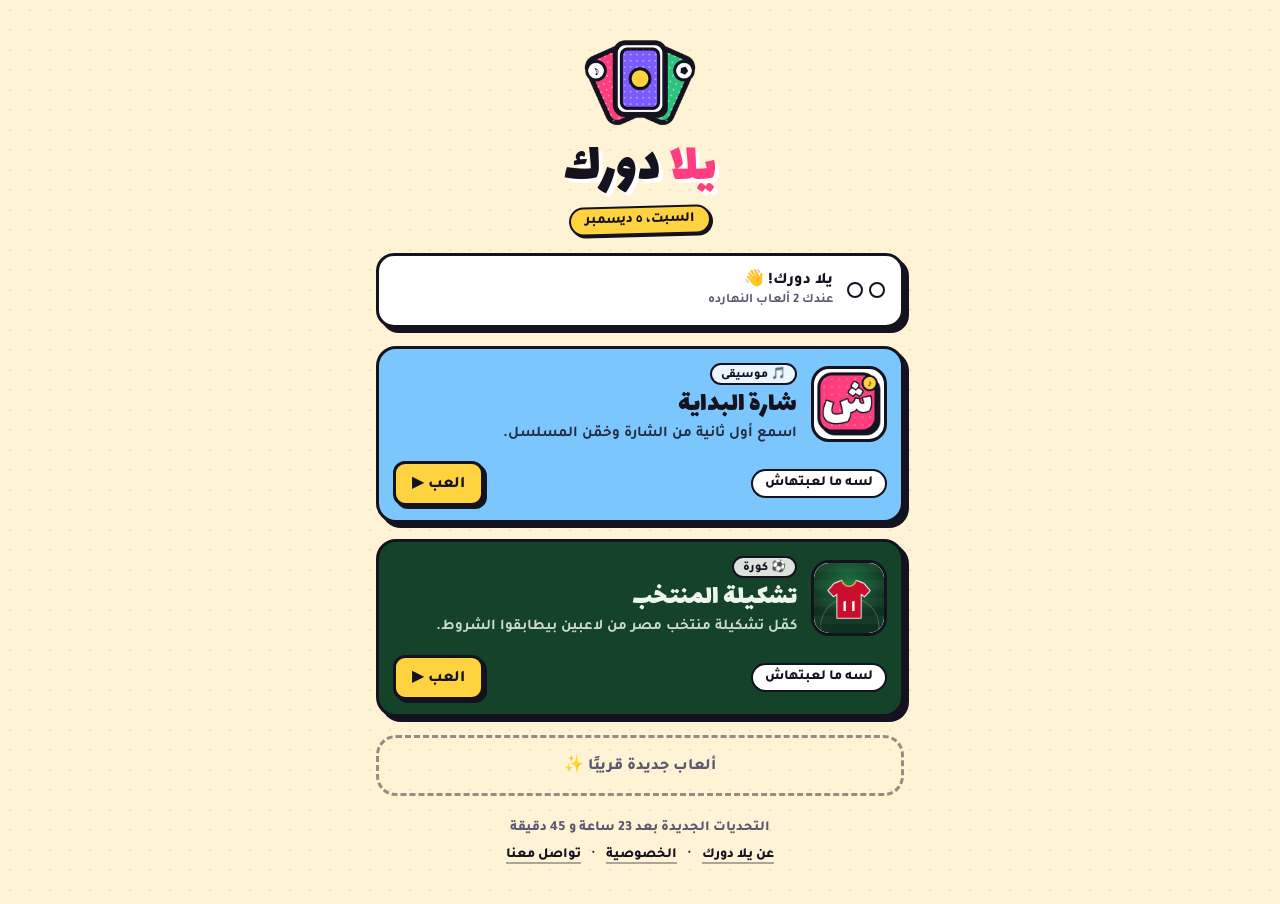
<file: index.html>
<!doctype html>
<html lang="ar" dir="rtl">
<head>
<meta charset="utf-8">
<meta name="viewport" content="width=device-width, initial-scale=1, viewport-fit=cover">
<meta name="color-scheme" content="only light">
<title>يلا دورك — ألعاب يومية</title>
<meta name="description" content="يلا دورك: ألعاب يومية قصيرة بالعربي. كل يوم تحدي جديد في كل لعبة.. لعبت دورك النهارده؟">
<link rel="canonical" href="https://islam-salem.github.io/">

<!-- Icons & app -->
<link rel="icon" href="favicon.ico" sizes="any">
<link rel="icon" type="image/png" sizes="32x32" href="icons/favicon-32.png">
<link rel="apple-touch-icon" href="icons/apple-touch-icon.png">
<link rel="manifest" href="site.webmanifest">
<meta name="theme-color" content="#ffd23f">
<meta name="apple-mobile-web-app-title" content="يلا دورك">

<!-- Link previews (WhatsApp, Facebook, X). Update the address when you move to your own domain -->
<meta property="og:type" content="website">
<meta property="og:site_name" content="يلا دورك">
<meta property="og:locale" content="ar_EG">
<meta property="og:title" content="يلا دورك — ألعاب يومية">
<meta property="og:description" content="كل يوم تحدي جديد في كل لعبة.. لعبت دورك النهارده؟">
<meta property="og:url" content="https://islam-salem.github.io/">
<meta property="og:image" content="https://islam-salem.github.io/og-image.jpg?v=3">
<meta property="og:image:type" content="image/jpeg">
<meta property="og:image:width" content="1200">
<meta property="og:image:height" content="1200">
<meta name="twitter:card" content="summary">
<meta name="twitter:image" content="https://islam-salem.github.io/og-image.jpg?v=3">

<link rel="preconnect" href="https://fonts.googleapis.com">
<link rel="preconnect" href="https://fonts.gstatic.com" crossorigin>
<link href="https://fonts.googleapis.com/css2?family=Lalezar&family=Tajawal:wght@500;700;800&display=swap" rel="stylesheet">
<!-- No flash: keep the page hidden until its fonts are ready and the page is built (max 2.5 s) -->
<style>html.wait body{opacity:0}body{transition:opacity .15s}</style>
<script>
(function(){
  var d = document.documentElement; d.classList.add("wait");
  var shown = false; function show(){ if(!shown){ shown = true; d.classList.remove("wait"); } }
  setTimeout(show, 2500);                                    // never stay hidden if fonts are slow/blocked
  var fonts = (document.fonts && document.fonts.load)
    ? Promise.all(["400 1em Lalezar","500 1em Tajawal","700 1em Tajawal","800 1em Tajawal"]
        .map(function(f){ return document.fonts.load(f, "يلا دورك"); })).catch(function(){})
    : Promise.resolve();
  var built = new Promise(function(r){ document.readyState === "loading" ? document.addEventListener("DOMContentLoaded", r) : r(); });
  Promise.all([fonts, built]).then(function(){ requestAnimationFrame(show); }, show);
})();
</script>
<style>
  :root{
    --bg:#fff3d6; --ink:#14121f; --paper:#fff; --muted:#5b5870;
    --sun:#ffd23f; --pink:#ff3d7f; --ok:#2ec27e;
    --b:3px; --sh:5px 5px 0 var(--ink);
  }
  *{box-sizing:border-box}
  html,body{margin:0}
  body{font-family:"Tajawal",system-ui,sans-serif;color:var(--ink);min-height:100vh;
    background:radial-gradient(circle,rgba(20,18,31,.07) 1.5px,transparent 1.6px) 0 0/20px 20px,var(--bg)}
  a{color:inherit}
  .wrap{max-width:560px;margin:0 auto;padding:max(18px,env(safe-area-inset-top)) 16px 40px;display:flex;flex-direction:column;gap:18px}

  /* header */
  .hero{text-align:center;padding-top:6px}
  .logo{width:120px;height:120px;margin:0 auto -4px;display:block}
  h1{font-family:"Lalezar",sans-serif;font-weight:400;font-size:56px;line-height:1;margin:0;text-shadow:4px 4px 0 #fff}
  h1 span{color:var(--pink)}
  .date{display:inline-block;margin-top:10px;background:var(--sun);border:2px solid var(--ink);border-radius:999px;
    padding:4px 14px;font-weight:800;font-size:14px;box-shadow:2px 2px 0 var(--ink);transform:rotate(-1.5deg)}

  /* today's progress */
  .progress{background:var(--paper);border:var(--b) solid var(--ink);border-radius:18px;box-shadow:var(--sh);
    padding:14px 16px;display:flex;align-items:center;gap:14px}
  .progress .dots{display:flex;gap:6px;flex:none}
  .progress .dot{width:16px;height:16px;border-radius:50%;border:2px solid var(--ink);background:#fff}
  .progress .dot.on{background:var(--ok)}
  .progress .txt{flex:1;font-weight:800;font-size:16px;line-height:1.4}
  .progress .txt small{display:block;font-weight:700;font-size:13px;color:var(--muted)}

  /* game cards */
  .games{display:flex;flex-direction:column;gap:16px}
  .card{position:relative;display:grid;grid-template-columns:76px 1fr;gap:14px;align-items:center;text-decoration:none;
    border:var(--b) solid var(--ink);border-radius:20px;box-shadow:var(--sh);padding:14px;transition:transform .08s}
  .card:active{transform:translate(3px,3px);box-shadow:2px 2px 0 var(--ink)}
  .card img{width:76px;height:76px;border-radius:18px;border:var(--b) solid var(--ink);background:#fff}
  .card .tag{display:inline-block;font-size:12px;font-weight:800;background:rgba(255,255,255,.85);color:var(--ink);
    border:2px solid var(--ink);border-radius:999px;padding:1px 9px;margin-bottom:4px}
  .card h2{font-family:"Lalezar",sans-serif;font-weight:400;font-size:28px;line-height:1.15;margin:0}
  .card p{margin:2px 0 0;font-size:15px;font-weight:700;opacity:.85;line-height:1.5}
  .card .go{grid-column:1 / -1;display:flex;align-items:center;justify-content:space-between;gap:10px;margin-top:2px}
  .btn{font:inherit;font-weight:800;font-size:16px;background:var(--sun);color:var(--ink);border:var(--b) solid var(--ink);
    border-radius:12px;padding:8px 16px;box-shadow:3px 3px 0 var(--ink);white-space:nowrap}
  .state{font-size:14px;font-weight:800;border-radius:999px;padding:4px 12px;border:2px solid var(--ink);background:#fff;color:var(--ink)}
  .state.done{background:var(--ok);color:#fff}
  .state.started{background:#fff0b3}

  .soon{border:var(--b) dashed rgba(20,18,31,.45);border-radius:20px;padding:16px;text-align:center;font-weight:800;color:var(--muted)}

  footer{text-align:center;font-size:14px;font-weight:800;margin-top:6px}
  footer a{margin:0 8px;text-decoration:none;border-bottom:2px solid rgba(20,18,31,.35)}
  footer .next{display:block;margin-bottom:10px;color:var(--muted)}
  /* install as app */
  .install{display:none;align-items:center;gap:12px;background:var(--sun);border:var(--b) solid var(--ink);border-radius:18px;
    box-shadow:var(--sh);padding:12px 14px}
  .install.show{display:flex}
  .install img{width:46px;height:46px;flex:none}
  .install .t{flex:1;font-weight:800;font-size:15px;line-height:1.4}
  .install .t small{display:block;font-weight:700;font-size:13px;opacity:.75}
  .install .go{flex:none;font:inherit;font-weight:800;font-size:15px;padding:9px 14px;border-radius:12px;cursor:pointer;
    background:var(--ink);color:#fff;border:var(--b) solid var(--ink)}
  .install .x{flex:none;background:none;border:none;font:inherit;font-size:22px;font-weight:800;cursor:pointer;color:var(--ink);padding:0 4px}
  .modal{position:fixed;inset:0;background:rgba(20,18,31,.55);display:none;align-items:center;justify-content:center;padding:16px;z-index:20}
  .modal.open{display:flex}
  .modal .box{background:var(--paper);border:var(--b) solid var(--ink);border-radius:20px;box-shadow:6px 6px 0 var(--ink);padding:22px;max-width:400px;width:100%}
  .modal h3{margin:0 0 12px;font-family:"Lalezar",sans-serif;font-weight:400;font-size:28px}
  .modal .note{display:none;margin:0 0 14px;font-weight:800;background:#fff4c2;border:2px solid var(--ink);border-radius:12px;padding:10px 12px}
  .isteps{list-style:none;padding:0;margin:0 0 18px;display:flex;flex-direction:column;gap:12px}
  .isteps li{display:grid;grid-template-columns:40px 1fr;gap:10px;align-items:center;font-size:16px;font-weight:700;line-height:1.5}
  .isteps .ic{width:40px;height:40px;border-radius:10px;border:2px solid var(--ink);display:grid;place-items:center;background:#fff8e6}
  .isteps svg{width:22px;height:22px}
  .modal .ok{width:100%;cursor:pointer}
  .toast{position:fixed;top:16px;left:50%;transform:translateX(-50%);background:var(--ink);color:#fff;
    padding:10px 18px;border-radius:12px;font-weight:800;display:none;z-index:30}
</style>
</head>
<body>
<div class="wrap">
  <header class="hero">
    <img class="logo" src="icons/icon-192.png" alt="">
    <h1><span>يلا</span> دورك</h1>
    <div class="date" id="date"></div>
  </header>

  <div class="progress" id="progress">
    <div class="dots" id="dots"></div>
    <div class="txt" id="ptxt"></div>
  </div>

  <!-- Install as app (hidden when already installed) -->
  <div class="install" id="installBox">
    <img src="icons/icon-192.png" alt="">
    <div class="t">ثبّت «يلا دورك» على موبايلك<small>كل ألعاب اليوم في تطبيق واحد</small></div>
    <button class="go" id="installBtn">تثبيت</button>
    <button class="x" id="installX" aria-label="إغلاق">×</button>
  </div>

  <main class="games" id="games"></main>

  <div class="soon">ألعاب جديدة قريبًا ✨</div>

  <footer>
    <span class="next" id="next"></span>
    <a href="about.html">عن يلا دورك</a> · <a href="privacy.html">الخصوصية</a> · <a href="mailto:islamspo@gmail.com">تواصل معنا</a>
  </footer>
</div>

<div class="modal" id="guideM"><div class="box">
  <h3 id="gTitle">ثبّت يلا دورك</h3>
  <p class="note" id="gNote"></p>
  <ul class="isteps" id="gSteps"></ul>
  <button class="btn ok" id="gOk">تمام</button>
</div></div>
<div class="toast" id="toast"></div>

<script>
// ---------- helpers (also used by games.js) ----------
function readJSON(k){ try{ return JSON.parse(localStorage.getItem(k)); }catch(e){ return null; } }
function cairoToday(){ return new Intl.DateTimeFormat("en-CA",{timeZone:"Africa/Cairo"}).format(new Date()); }
function dayNumber(start){
  const toUTC = s => { const [y,m,d] = s.split("-").map(Number); return Date.UTC(y, m-1, d); };
  return Math.max(1, Math.floor((toUTC(cairoToday()) - toUTC(start)) / 86400000) + 1);
}
</script>
<script src="games.js"></script>
<script>
const $ = id => document.getElementById(id);
const STATE_TXT = { done:"✓ لعبتها النهارده", started:"⏳ كمّلها", new:"لسه ما لعبتهاش" };
const BTN_TXT   = { done:"شوف نتيجتك", started:"كمّل ▶", new:"العب ▶" };

function statusOf(g){ try{ return g.status ? g.status() : "new"; }catch(e){ return "new"; } }

function render(){
  // date
  $("date").textContent = new Date().toLocaleDateString("ar-EG",{weekday:"long",day:"numeric",month:"long",timeZone:"Africa/Cairo"});

  // cards
  const box = $("games"); box.innerHTML = "";
  let done = 0;
  GAMES.forEach(g => {
    const st = statusOf(g); if(st === "done") done++;
    const a = document.createElement("a");
    a.className = "card"; a.href = g.url;
    a.style.background = g.color; a.style.color = g.ink;
    a.innerHTML = `<img src="${g.icon}" alt="">
      <div><span class="tag"></span><h2></h2><p></p></div>
      <div class="go"><span class="state ${st}">${STATE_TXT[st]}</span><span class="btn">${BTN_TXT[st]}</span></div>`;
    a.querySelector(".tag").textContent = g.tag || "";
    a.querySelector("h2").textContent = g.name;
    a.querySelector("p").textContent = g.desc;
    box.appendChild(a);
  });

  // today's progress
  const n = GAMES.length;
  $("dots").innerHTML = GAMES.map((g,i) => `<span class="dot ${i < done ? "on" : ""}"></span>`).join("");
  $("ptxt").innerHTML = done === n
    ? `خلّصت دورك النهارده! 🎉<small>ارجع بكرة لتحديات جديدة</small>`
    : done === 0
      ? `يلا دورك! 👋<small>عندك ${n} ألعاب النهارده</small>`
      : `لعبت ${done} من ${n} النهارده<small>فاضل ${n - done}.. يلا كمّل!</small>`;
  updateNext();
}
function updateNext(){
  const cairo = new Date(new Date().toLocaleString("en-US",{timeZone:"Africa/Cairo"}));
  const mid = new Date(cairo); mid.setHours(24,0,0,0);
  const ms = mid - cairo, h = Math.floor(ms/3.6e6), m = Math.floor(ms%3.6e6/6e4);
  $("next").textContent = `التحديات الجديدة بعد ${h} ساعة و ${m} دقيقة`;
}
render();
// refresh when coming back to the tab (e.g. after playing a game) and every minute
document.addEventListener("visibilitychange", () => { if(!document.hidden) render(); });
window.addEventListener("pageshow", render);
setInterval(updateNext, 60000);

// ---------- install as app ----------
(function(){
  const box = $("installBox");
  const ua = navigator.userAgent;
  const standalone = window.matchMedia("(display-mode: standalone)").matches || navigator.standalone === true;
  const isIOS = /iphone|ipad|ipod/i.test(ua) || (navigator.platform === "MacIntel" && navigator.maxTouchPoints > 1);
  const isAndroid = /android/i.test(ua);
  const inApp = /FBAN|FBAV|FB_IAB|Instagram|Line\/|Snapchat|TikTok|musical_ly|; wv\)/i.test(ua);   // apps' built-in browsers
  const isIOSSafari = isIOS && /safari/i.test(ua) && !/crios|fxios|edgios|gsa\//i.test(ua) && !inApp;
  const KEY = "yd_install_x";
  let dismissed = false; try{ dismissed = Number(localStorage.getItem(KEY) || 0) > Date.now(); }catch(e){}
  let deferred = null;

  if("serviceWorker" in navigator) navigator.serviceWorker.register("/sw.js", {scope:"/"}).catch(()=>{});
  if(standalone) return;

  // Show on every phone; on desktop only when the browser offers installing
  if((isIOS || isAndroid) && !dismissed) box.classList.add("show");
  window.addEventListener("beforeinstallprompt", e => {
    e.preventDefault(); deferred = e;
    if(!dismissed) box.classList.add("show");
  });
  window.addEventListener("appinstalled", () => { box.classList.remove("show"); toast("تم التثبيت 🎉"); });

  const ICON = {
    share:'<svg viewBox="0 0 24 24" fill="none" stroke="#14121f" stroke-width="2.2" stroke-linecap="round" stroke-linejoin="round"><path d="M12 15V3M8 7l4-4 4 4"/><path d="M5 12v7a2 2 0 0 0 2 2h10a2 2 0 0 0 2-2v-7"/></svg>',
    plus:'<svg viewBox="0 0 24 24" fill="none" stroke="#14121f" stroke-width="2.2" stroke-linecap="round"><rect x="4" y="4" width="16" height="16" rx="4"/><path d="M12 8v8M8 12h8"/></svg>',
    dots:'<svg viewBox="0 0 24 24" fill="#14121f"><circle cx="12" cy="5" r="2.2"/><circle cx="12" cy="12" r="2.2"/><circle cx="12" cy="19" r="2.2"/></svg>',
    globe:'<svg viewBox="0 0 24 24" fill="none" stroke="#14121f" stroke-width="2"><circle cx="12" cy="12" r="9"/><path d="M3 12h18M12 3c3 3.5 3 14.5 0 18M12 3c-3 3.5-3 14.5 0 18"/></svg>',
    app:'<img src="icons/icon-192.png" alt="" style="width:32px;height:32px">'
  };
  function guide(title, note, steps){
    $("gTitle").textContent = title;
    $("gNote").style.display = note ? "block" : "none";
    $("gNote").textContent = note || "";
    $("gSteps").innerHTML = steps.map(([ic, html]) => `<li><div class="ic">${ICON[ic]}</div><div>${html}</div></li>`).join("");
    $("guideM").classList.add("open");
  }
  $("gOk").onclick = () => $("guideM").classList.remove("open");
  $("guideM").onclick = e => { if(e.target === $("guideM")) $("guideM").classList.remove("open"); };

  $("installBtn").onclick = async () => {
    if(deferred){                                   // Android/Chrome: direct install
      deferred.prompt();
      const r = await deferred.userChoice.catch(()=>null);
      deferred = null;
      if(r && r.outcome === "accepted") box.classList.remove("show");
      return;
    }
    if(inApp || (isIOS && !isIOSSafari)){
      guide("افتح الموقع في المتصفح",
        isIOS ? "التثبيت على الآيفون يعمل من Safari فقط." : "التطبيقات زي فيسبوك وإنستجرام لا تسمح بالتثبيت من داخلها.",
        [["dots", "اضغط زر <b>القائمة</b> (⋯ أو ⋮) في أعلى أو أسفل الشاشة"],
         ["globe", isIOS ? "اختر <b>«فتح في Safari»</b>" : "اختر <b>«فتح في Chrome»</b> أو «فتح في المتصفح»"],
         ["app", "ثم اضغط «تثبيت» مرة أخرى من هناك"]]);
    } else if(isIOS){
      guide("ثبّته على الآيفون", "",
        [["share", "اضغط زر <b>المشاركة</b> في شريط Safari"],
         ["plus", "اختر <b>«إضافة إلى الشاشة الرئيسية»</b>"],
         ["app", "اضغط <b>«إضافة»</b> — وهتلاقي «يلا دورك» على شاشتك!"]]);
    } else {
      guide("ثبّته على موبايلك", "",
        [["dots", "اضغط زر <b>القائمة ⋮</b> أعلى الشاشة في Chrome"],
         ["plus", "اختر <b>«تثبيت التطبيق»</b> أو <b>«إضافة إلى الشاشة الرئيسية»</b>"],
         ["app", "اضغط <b>«تثبيت»</b> — وهتلاقي «يلا دورك» على شاشتك!"]]);
    }
  };
  $("installX").onclick = () => {                  // hide for 14 days
    box.classList.remove("show");
    try{ localStorage.setItem(KEY, String(Date.now() + 14*864e5)); }catch(e){}
  };
})();
function toast(t){ const el = $("toast"); el.textContent = t; el.style.display = "block"; setTimeout(() => el.style.display = "none", 2200); }
</script>
</body>
</html>
</file>
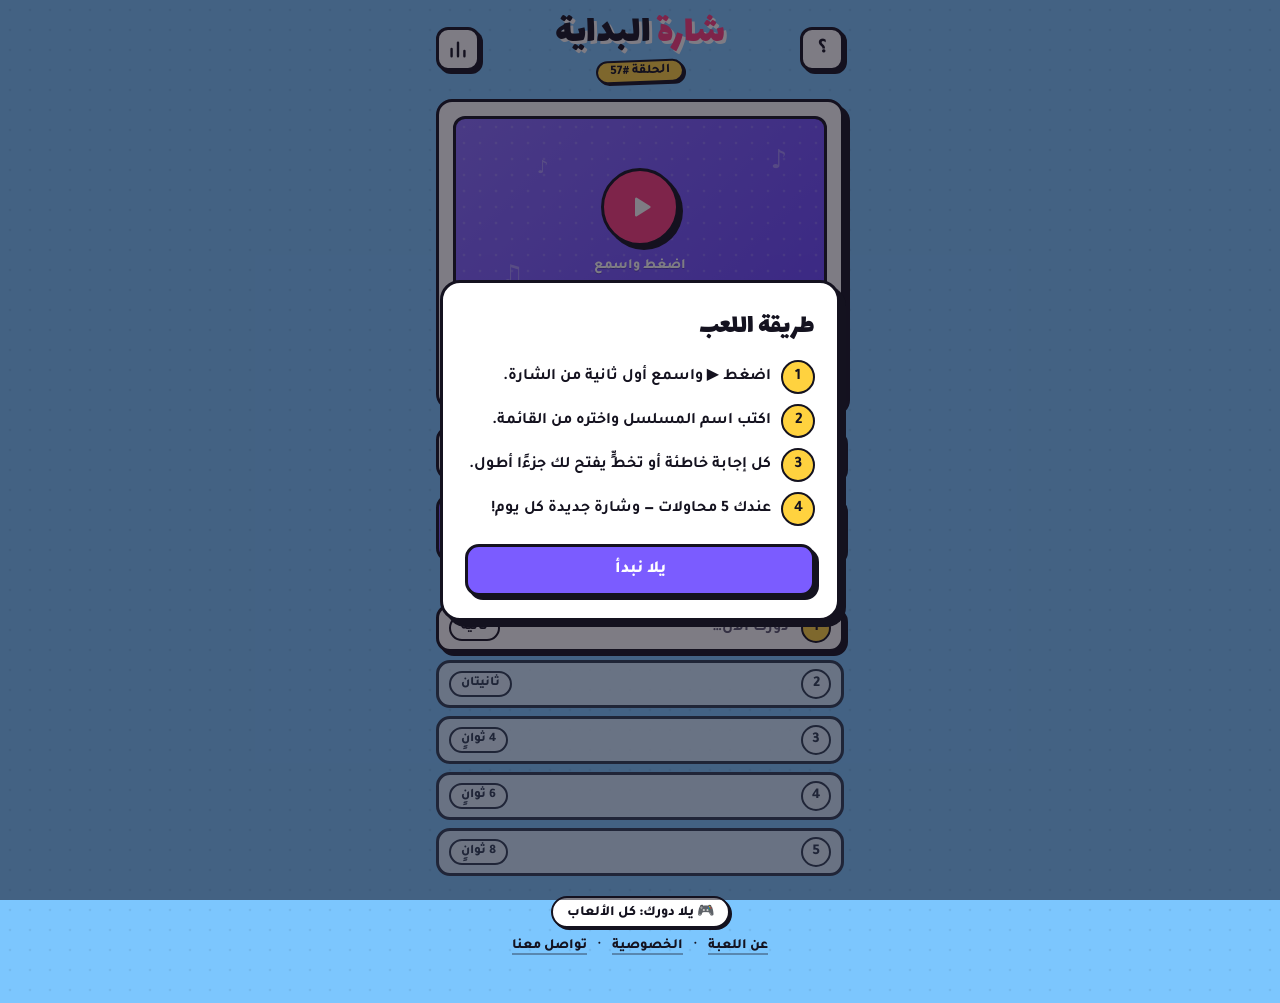
<file: sharatalbidaya/index.html>
<!doctype html>
<html lang="ar" dir="rtl">
<head>
<meta charset="utf-8">
<meta name="viewport" content="width=device-width, initial-scale=1">
<title>شارة البداية — خمّن الشارة من أول ثانية</title>
<meta name="description" content="كم ثانية تحتاج لتعرف الشارة؟ لعبة يومية مجانية: اسمع أول ثانية من الشارة وخمّن المسلسل. شارة جديدة كل يوم.">
<link rel="canonical" href="https://islam-salem.github.io/sharatalbidaya/">

<!-- Icons & app -->
<link rel="icon" href="favicon.ico" sizes="any">
<link rel="icon" type="image/png" sizes="32x32" href="favicon-32.png">
<!-- "Install" installs the whole «يلا دورك» app (its manifest and icon live at the site root) -->
<link rel="apple-touch-icon" href="/icons/apple-touch-icon.png">
<link rel="manifest" href="/site.webmanifest">
<meta name="theme-color" content="#7cc6fe">
<meta name="apple-mobile-web-app-title" content="يلا دورك">

<!-- Link previews (WhatsApp, Facebook, X…). Image links must be full addresses — update when you move to your own domain -->
<meta property="og:type" content="website">
<meta property="og:site_name" content="شارة البداية">
<meta property="og:locale" content="ar_AR">
<meta property="og:title" content="شارة البداية — كم ثانية تحتاج لتعرف الشارة؟">
<meta property="og:description" content="اسمع أول ثانية من الشارة وخمّن المسلسل. شارة جديدة كل يوم.">
<meta property="og:url" content="https://islam-salem.github.io/sharatalbidaya/">
<meta property="og:image" content="https://islam-salem.github.io/sharatalbidaya/og-image.jpg?v=7">
<meta property="og:image:type" content="image/jpeg">
<meta property="og:image:width" content="1200">
<meta property="og:image:height" content="1200">
<meta name="twitter:card" content="summary">
<meta name="twitter:title" content="شارة البداية — كم ثانية تحتاج لتعرف الشارة؟">
<meta name="twitter:description" content="اسمع أول ثانية من الشارة وخمّن المسلسل. شارة جديدة كل يوم.">
<meta name="twitter:image" content="https://islam-salem.github.io/sharatalbidaya/og-image.jpg?v=7">

<link rel="preconnect" href="https://fonts.googleapis.com">
<link href="https://fonts.googleapis.com/css2?family=Lalezar&family=Tajawal:wght@500;700;800&display=swap" rel="stylesheet">
<style>
  /* ===== Theme — change --bg to recolor the whole page ===== */
  :root{
    --bg:#7cc6fe;            /* page background */
    --ink:#14121f;           /* outlines, text, shadows */
    --paper:#ffffff;         /* cards */
    --soft:#eef7ff;          /* empty rows */
    --muted:#5b5870;
    --accent:#ff3d7f;        /* play button, title, answer */
    --accent2:#7b5cff;       /* submit button, screen cover */
    --sun:#ffd23f;           /* small highlights */
    --ok:#2ec27e; --okbg:#c9f5dc;
    --bad:#ff4d4d; --badbg:#ffd1d1;
    --skipbg:#e9e8ef;
    --r:16px;                /* corner radius */
    --b:3px;                 /* outline width */
    --sh:4px 4px 0 var(--ink);
  }
  *{box-sizing:border-box}
  html,body{margin:0}
  body{
    font-family:"Tajawal",system-ui,sans-serif; color:var(--ink); min-height:100vh;
    background:radial-gradient(circle,rgba(20,18,31,.07) 1.5px,transparent 1.6px) 0 0/20px 20px,var(--bg);
    -webkit-tap-highlight-color:transparent;
  }
  button{font-family:inherit}
  .wrap{max-width:440px;margin:0 auto;padding:14px 16px 48px;display:flex;flex-direction:column;gap:16px}

  /* ---------- header ---------- */
  header{display:grid;grid-template-columns:44px 1fr 44px;align-items:center;gap:8px}
  .brand{text-align:center;line-height:1}
  h1{font-family:"Lalezar",sans-serif;font-weight:400;font-size:40px;margin:0;letter-spacing:0;
     text-shadow:3px 3px 0 #fff}
  h1 span{color:var(--accent)}
  .tag{display:inline-block;margin-top:6px;background:var(--sun);border:2px solid var(--ink);border-radius:999px;
       padding:3px 12px;font-size:13px;font-weight:800;transform:rotate(-2deg);box-shadow:2px 2px 0 var(--ink)}
  .iconbtn{width:44px;height:44px;border-radius:12px;background:var(--paper);border:var(--b) solid var(--ink);
    box-shadow:3px 3px 0 var(--ink);font-size:20px;font-weight:800;cursor:pointer;color:var(--ink);
    display:grid;place-items:center;padding:0}
  .iconbtn svg{width:22px;height:22px}
  .press:active{transform:translate(2px,2px);box-shadow:1px 1px 0 var(--ink)}

  /* ---------- cards ---------- */
  .card{background:var(--paper);border:var(--b) solid var(--ink);border-radius:var(--r);box-shadow:6px 6px 0 var(--ink);padding:14px}

  /* ---------- player ---------- */
  .screen{position:relative;aspect-ratio:16/9;border:var(--b) solid var(--ink);border-radius:12px;overflow:hidden;background:#000}
  .screen iframe,#yt{position:absolute;inset:0;width:100%;height:100%;border:0}
  .cover{position:absolute;inset:0;z-index:2;display:flex;flex-direction:column;align-items:center;justify-content:center;gap:12px;
    background:
      radial-gradient(circle,rgba(255,255,255,.16) 1.5px,transparent 1.6px) 0 0/16px 16px,
      linear-gradient(135deg,#8a6dff,#6a45ff)}
  .cover.gone{display:none}
  .notes{position:absolute;inset:0;pointer-events:none;color:rgba(255,255,255,.35);font-size:26px;font-weight:800}
  .notes span{position:absolute}
  .playbtn{width:78px;height:78px;border-radius:50%;cursor:pointer;background:var(--accent);color:#fff;
    border:var(--b) solid var(--ink);box-shadow:var(--sh);display:grid;place-items:center;padding:0}
  .playbtn svg{width:30px;height:30px}
  .playbtn:disabled{opacity:.6;cursor:wait}
  .playbtn.playing{animation:pulse 1s ease-in-out infinite}
  @keyframes pulse{50%{transform:scale(1.06)}}
  .hint{color:#fff;font-weight:800;font-size:14px;text-shadow:0 1px 0 rgba(0,0,0,.25)}

  .timeline{margin-top:14px}
  .bar{position:relative;height:18px;border:var(--b) solid var(--ink);border-radius:999px;background:var(--soft);overflow:hidden}
  .bar .unlocked{position:absolute;inset-block:0;right:0;background:#ffd6e5;transition:width .3s}
  .bar .prog{position:absolute;inset-block:0;right:0;width:0;background:var(--accent)}
  .bar .tick{position:absolute;top:0;bottom:0;width:2px;background:rgba(20,18,31,.25)}
  .status{display:flex;justify-content:space-between;align-items:center;margin-top:10px;font-weight:800;font-size:15px}
  .status .now{display:flex;align-items:center;gap:6px}
  .pill{background:var(--ink);color:#fff;border-radius:999px;padding:4px 12px;font-size:14px;font-weight:800}

  /* ---------- guess ---------- */
  .guess{position:relative}
  .guess input{width:100%;font:inherit;font-size:17px;font-weight:700;padding:14px 16px;border-radius:14px;
    border:var(--b) solid var(--ink);background:var(--paper);color:var(--ink);outline:none;box-shadow:var(--sh)}
  .guess input::placeholder{color:#9a97a8}
  .guess input:focus{border-color:var(--accent2)}
  .list{position:absolute;top:calc(100% + 8px);inset-inline:0;max-height:260px;overflow:auto;z-index:10;
    background:var(--paper);border:var(--b) solid var(--ink);border-radius:14px;display:none;box-shadow:var(--sh)}
  .list div{padding:12px 16px;cursor:pointer;font-weight:700;font-size:16px;border-bottom:2px solid #f0eef5}
  .list div:last-child{border-bottom:none}
  .list div:hover,.list div.hl{background:#efeaff}
  .actions{display:grid;grid-template-columns:1fr 1.4fr;gap:12px;margin-top:14px}
  .btn{font:inherit;font-weight:800;font-size:17px;padding:13px 10px;border-radius:14px;cursor:pointer;
    border:var(--b) solid var(--ink);box-shadow:var(--sh);color:var(--ink);background:var(--paper)}
  .btn small{display:block;font-size:12px;font-weight:700;color:var(--muted);margin-top:2px}
  .btn.primary{background:var(--accent2);color:#fff}

  /* ---------- attempts ---------- */
  .section-title{font-weight:800;font-size:15px;margin:0 4px 8px;display:flex;justify-content:space-between;color:var(--ink)}
  .section-title span{color:var(--muted);font-weight:700}
  .rows{display:flex;flex-direction:column;gap:8px}
  .row{display:grid;grid-template-columns:32px 1fr auto;align-items:center;gap:10px;min-height:48px;padding:6px 10px;
    border:var(--b) solid var(--ink);border-radius:14px;background:var(--soft)}
  .row .num{width:30px;height:30px;border-radius:50%;border:2px solid var(--ink);background:#fff;display:grid;place-items:center;font-weight:800;font-size:15px}
  .row .txt{font-weight:800;font-size:16px;overflow:hidden;text-overflow:ellipsis;white-space:nowrap}
  .row .len{font-size:13px;font-weight:800;background:#fff;border:2px solid var(--ink);border-radius:999px;padding:3px 10px;white-space:nowrap}
  .row.cur{background:var(--paper);box-shadow:var(--sh)}
  .row.cur .num{background:var(--sun)}
  .row.cur .txt{color:var(--muted);font-weight:700}
  .row.bad{background:var(--badbg)} .row.bad .num{background:var(--bad);color:#fff}
  .row.skip{background:var(--skipbg)} .row.skip .txt{color:var(--muted)} .row.skip .num{background:#bdbac8}
  .row.ok{background:var(--okbg)} .row.ok .num{background:var(--ok);color:#fff}
  .row.locked{opacity:.75}

  /* ---------- result ---------- */
  .result{display:none;text-align:center}
  .result h2{margin:2px 0 2px;font-size:26px;font-weight:800}
  .result .lbl{color:var(--muted);font-weight:700}
  .result .ans{font-family:"Lalezar",sans-serif;font-size:38px;color:var(--accent);margin:2px 0 4px;line-height:1.3}
  .result .squares{font-size:24px;letter-spacing:3px;margin:8px 0 14px;direction:ltr}
  .result .next{color:var(--muted);font-size:14px;font-weight:700;margin-top:14px}
  .result .more{display:inline-block;margin-top:14px;background:#ffd23f;text-decoration:none;padding:11px 24px}
  .sitefoot .home{display:table;margin:0 auto 10px;border:2px solid var(--ink);border-radius:999px;padding:4px 14px;background:#fff;box-shadow:2px 2px 0 var(--ink)}
  .btn.share{background:var(--ok);padding:13px 34px}

  /* ---------- modals, toast, errors ---------- */
  .modal{position:fixed;inset:0;background:rgba(20,18,31,.55);display:none;align-items:center;justify-content:center;padding:16px;z-index:20}
  .modal.open{display:flex}
  .box{background:var(--paper);border:var(--b) solid var(--ink);border-radius:20px;box-shadow:6px 6px 0 var(--ink);padding:22px;max-width:400px;width:100%}
  .box h3{margin:0 0 12px;font-family:"Lalezar",sans-serif;font-weight:400;font-size:28px}
  .steps{list-style:none;padding:0;margin:0 0 18px;display:flex;flex-direction:column;gap:10px}
  .steps li{display:grid;grid-template-columns:34px 1fr;gap:10px;align-items:center;font-size:16px;font-weight:700;line-height:1.5}
  .steps b{width:34px;height:34px;border-radius:50%;border:2px solid var(--ink);display:grid;place-items:center;background:var(--sun)}
  .stats{display:grid;grid-template-columns:repeat(4,1fr);gap:8px;text-align:center;margin:6px 0 14px}
  .stats div{background:var(--soft);border:2px solid var(--ink);border-radius:12px;padding:8px 2px}
  .stats b{display:block;font-size:24px}
  .stats span{font-size:12px;color:var(--muted);font-weight:700}
  .dist div{display:grid;grid-template-columns:70px 1fr;gap:8px;align-items:center;margin:6px 0;font-size:13px;font-weight:800}
  .dist i{display:block;height:22px;background:var(--accent2);color:#fff;border:2px solid var(--ink);border-radius:8px;min-width:26px;
          font-style:normal;padding:0 8px;line-height:18px;text-align:left}
  .toast{position:fixed;top:16px;left:50%;transform:translateX(-50%);background:var(--ink);color:#fff;
    padding:10px 18px;border-radius:12px;font-weight:800;display:none;z-index:30}
  .err{background:var(--badbg);border:var(--b) solid var(--ink);border-radius:14px;padding:12px;display:none;font-size:14px;font-weight:700}
  .install{display:none;align-items:center;gap:12px;background:var(--sun);border:var(--b) solid var(--ink);border-radius:var(--r);
    box-shadow:var(--sh);padding:12px 14px}
  .install.show{display:flex}
  .install img{width:44px;height:44px;flex:none}
  .install .t{flex:1;font-weight:800;font-size:15px;line-height:1.4}
  .install .t small{display:block;font-weight:700;font-size:13px;color:var(--ink);opacity:.75}
  .install .go{flex:none;font:inherit;font-weight:800;font-size:15px;padding:9px 14px;border-radius:12px;cursor:pointer;
    background:var(--ink);color:#fff;border:var(--b) solid var(--ink)}
  .install .x{flex:none;background:none;border:none;font-size:20px;font-weight:800;cursor:pointer;color:var(--ink);padding:0 4px}
  .ios-steps{list-style:none;padding:0;margin:0 0 18px;display:flex;flex-direction:column;gap:12px}
  .ios-steps li{display:grid;grid-template-columns:40px 1fr;gap:10px;align-items:center;font-size:16px;font-weight:700}
  .ios-steps .ic{width:40px;height:40px;border-radius:10px;border:2px solid var(--ink);display:grid;place-items:center;background:var(--soft)}
  .ios-steps svg{width:22px;height:22px}
  .sitefoot{text-align:center;font-size:14px;font-weight:800;margin-top:4px}
  .sitefoot a{color:var(--ink);text-decoration:none;margin:0 8px;border-bottom:2px solid rgba(20,18,31,.35)}
  .testbar{display:flex;gap:10px;align-items:center;justify-content:center;font-weight:800}
  .testbar a,.testbar span.off{font-size:14px;padding:7px 14px;text-decoration:none}
</style>
</head>
<body>
<div class="wrap">

  <header>
    <button class="iconbtn press" id="helpBtn" aria-label="طريقة اللعب">؟</button>
    <div class="brand">
      <h1><span>شارة</span> البداية</h1>
      <div class="tag" id="dayLbl"></div>
    </div>
    <button class="iconbtn press" id="statsBtn" aria-label="الإحصائيات">
      <svg viewBox="0 0 24 24" fill="none" stroke="currentColor" stroke-width="2.6" stroke-linecap="round"><path d="M5 20V12M12 20V5M19 20v-6"/></svg>
    </button>
  </header>

  <div class="err" id="err"></div>

  <!-- Player -->
  <div class="card">
    <div class="screen">
      <div id="yt"></div>
      <div class="cover" id="cover">
        <div class="notes"><span style="top:12%;right:10%">♪</span><span style="bottom:14%;left:12%">♫</span><span style="top:18%;left:22%;font-size:18px">♪</span></div>
        <button class="playbtn press" id="playBtn" disabled aria-label="تشغيل"></button>
        <div class="hint" id="hint">جاري التحميل…</div>
      </div>
    </div>
    <div class="timeline">
      <div class="bar" id="bar"><div class="unlocked" id="unlocked"></div><div class="prog" id="prog"></div></div>
      <div class="status">
        <div class="now">🎧 مسموح لك الآن</div>
        <div class="pill" id="clipLen">—</div>
      </div>
    </div>
  </div>

  <!-- Guess -->
  <div id="playArea">
    <div class="guess">
      <input id="inp" placeholder="اكتب اسم المسلسل…" autocomplete="off">
      <div class="list" id="list"></div>
    </div>
    <div class="actions">
      <button class="btn press" id="skipBtn">تخطّي</button>
      <button class="btn primary press" id="subBtn">إجابة</button>
    </div>
  </div>

  <!-- Result -->
  <div class="card result" id="result">
    <h2 id="resTitle"></h2>
    <div class="lbl">الإجابة</div>
    <div class="ans" id="resAns"></div>
    <div class="squares" id="resSq"></div>
    <button class="btn share press" id="shareBtn">مشاركة النتيجة</button>
    <div class="next" id="nextLbl"></div>
    <a class="btn more press" href="/">🎮 باقي ألعاب اليوم</a>
  </div>

  <!-- Attempts -->
  <div>
    <div class="section-title">محاولاتك <span id="triesLeft"></span></div>
    <div class="rows" id="rows"></div>
  </div>

  <!-- Install «يلا دورك» as an app (shown only on phones that can install) -->
  <div class="install" id="installBox">
    <img src="/icons/icon-192.png" alt="">
    <div class="t">ثبّت «يلا دورك» على موبايلك<small>شارة البداية وكل ألعاب اليوم في تطبيق واحد</small></div>
    <button class="go press" id="installBtn">تثبيت</button>
    <button class="x" id="installX" aria-label="إغلاق">×</button>
  </div>

  <footer class="sitefoot">
    <a class="home" href="/">🎮 يلا دورك: كل الألعاب</a>
    <a href="about.html">عن اللعبة</a> · <a href="privacy.html">الخصوصية</a> · <a href="mailto:islamspo@gmail.com">تواصل معنا</a>
  </footer>
</div>

<div class="modal" id="helpM"><div class="box">
  <h3>طريقة اللعب</h3>
  <ul class="steps">
    <li><b>1</b><div>اضغط ▶ واسمع أول ثانية من الشارة.</div></li>
    <li><b>2</b><div>اكتب اسم المسلسل واختره من القائمة.</div></li>
    <li><b>3</b><div>كل إجابة خاطئة أو تخطٍّ يفتح لك جزءًا أطول.</div></li>
    <li><b>4</b><div>عندك <span id="helpTries"></span> محاولات — وشارة جديدة كل يوم!</div></li>
  </ul>
  <button class="btn primary press" style="width:100%" data-close>يلا نبدأ</button>
</div></div>

<div class="modal" id="statsM"><div class="box">
  <h3>إحصائياتك</h3>
  <div class="stats" id="statsGrid"></div>
  <div class="dist" id="dist"></div>
  <button class="btn press" style="width:100%;margin-top:14px" data-close>إغلاق</button>
</div></div>

<div class="modal" id="iosM"><div class="box">
  <h3 id="gTitle">ثبّت يلا دورك</h3>
  <p id="gNote" style="display:none;margin:0 0 14px;font-weight:800;background:#fff4c2;border:2px solid #14121f;border-radius:12px;padding:10px 12px"></p>
  <ul class="ios-steps" id="gSteps"></ul>
  <button class="btn primary press" style="width:100%" data-close>تمام</button>
</div></div>

<div class="toast" id="toast"></div>

<script src="songs.js"></script>
<script>
// ===================== Settings =====================
const START_DATE = "2026-10-10";               // day #1 (Cairo date)
const CLIPS = [1, 2, 4, 6, 8];                 // seconds unlocked per attempt
const FULL_LEN = 20;                           // seconds played after the game ends (audio-file songs)
const SHUFFLE_SEED = 7;                        // change once to re-shuffle (before launch only)
const GAME_NAME = "شارة البداية";
const SITE_URL = location.origin + location.pathname;
const MAX = CLIPS.length;

// ===================== Helpers =====================
const $ = id => document.getElementById(id);
const store = {
  get(k, d){ try{ const v = localStorage.getItem(k); return v ? JSON.parse(v) : d; }catch(e){ return d; } },
  set(k, v){ try{ localStorage.setItem(k, JSON.stringify(v)); }catch(e){} }
};
function toast(msg){ const t=$("toast"); t.textContent=msg; t.style.display="block"; clearTimeout(t._h); t._h=setTimeout(()=>t.style.display="none",1800); }
function showError(msg){ const e=$("err"); e.style.display="block"; e.textContent=msg; $("hint").textContent="—"; }

// Arabic duration labels: ثانية / ثانيتان / ٤ ثوانٍ / ١٢ ثانية
function secs(n){
  if(n === 1) return "ثانية";
  if(n === 2) return "ثانيتان";
  if(n >= 3 && n <= 10 && Number.isInteger(n)) return n + " ثوانٍ";
  return n + " ثانية";
}
function secsPlus(n){            // "+ثانية" / "+ثانيتين" / "+٤ ثوانٍ"
  if(n === 1) return "+ثانية";
  if(n === 2) return "+ثانيتين";
  return "+" + secs(n);
}

const ICON_PLAY = '<svg viewBox="0 0 24 24" fill="currentColor"><path d="M8 5.5v13a1 1 0 0 0 1.5.86l10.5-6.5a1 1 0 0 0 0-1.72L9.5 4.64A1 1 0 0 0 8 5.5z"/></svg>';
const ICON_STOP = '<svg viewBox="0 0 24 24" fill="currentColor"><rect x="6" y="6" width="12" height="12" rx="2.5"/></svg>';

// Arabic-friendly normaliser: removes tashkeel/tatweel, unifies alef/yaa/taa marbuta, lowercases English
function norm(s){
  return (s||"").toLowerCase()
    .replace(/[ً-ْـ]/g,"")
    .replace(/[أإآٱ]/g,"ا").replace(/ى/g,"ي").replace(/ة/g,"ه").replace(/ؤ/g,"و").replace(/ئ/g,"ي")
    .replace(/^ال/,"").replace(/\sال/g," ")
    .replace(/[^\p{L}\p{N} ]/gu,"").replace(/\s+/g," ").trim();
}

// Today's date in Cairo time (same puzzle for everyone in Egypt)
function cairoToday(){ return new Intl.DateTimeFormat("en-CA",{timeZone:"Africa/Cairo"}).format(new Date()); }
function dayNumber(){
  const toUTC = s => { const [y,m,d] = s.split("-").map(Number); return Date.UTC(y, m-1, d); };
  return Math.max(1, Math.floor((toUTC(cairoToday()) - toUTC(START_DATE)) / 86400000) + 1);
}

// Deterministic shuffle in fixed blocks of 10, so songs added at the end don't change upcoming days
function seededOrder(n, seed){
  let s = seed >>> 0;
  const rnd = () => (s = (s * 1664525 + 1013904223) >>> 0) / 4294967296;
  const idx = [...Array(n).keys()];
  for(let i=n-1;i>0;i--){ const j=Math.floor(rnd()*(i+1)); [idx[i],idx[j]]=[idx[j],idx[i]]; }
  return idx;
}
function songForDay(d){
  const BLOCK = 10;
  const i = (d-1) % SONGS.length;
  const blockStart = Math.floor(i/BLOCK)*BLOCK;
  const blockLen = Math.min(BLOCK, SONGS.length - blockStart);
  const order = seededOrder(blockLen, SHUFFLE_SEED + blockStart);
  return SONGS[blockStart + order[i - blockStart]];
}

// Accepts a YouTube link (watch, youtu.be, shorts, embed) or a bare 11-character ID
function parseYouTube(v){
  if(!v) return null;
  v = String(v).trim();
  const m = v.match(/(?:v=|youtu\.be\/|shorts\/|embed\/|live\/)([\w-]{11})/);
  const id = m ? m[1] : (/^[\w-]{11}$/.test(v) ? v : null);
  if(!id) return null;
  const t = v.match(/[?&](?:t|start)=(\d+)/);
  return { id, t: t ? +t[1] : null };
}

// ===================== State =====================
// Test mode: add ?test=5 to the address to play SONGS[5] (nothing is saved — for tuning start times)
const TEST = new URLSearchParams(location.search).get("test");
const TEST_MODE = TEST !== null && SONGS[+TEST] !== undefined;
const DAY = dayNumber();
const SONG = TEST_MODE ? SONGS[+TEST] : songForDay(DAY);
const YTINFO = parseYouTube(SONG.youtube);
const START = (SONG.start ?? (YTINFO && YTINFO.t) ?? 0);   // where the song starts inside the YouTube video
// The round plays from a short audio clip so no title can leak (media notifications, lock screen…).
// Clip file = clips/<YouTube video ID>.mp3, already cut at the start point. Missing clip → YouTube fallback.
const CLIP_URL = SONG.clip || SONG.file || (YTINFO ? `clips/${YTINFO.id}.mp3` : null);
const CLIP_OFFSET = (SONG.file && !SONG.clip) ? START : (SONG.clipStart || 0);
let MODE = "none";        // "file" = audio clip (no leaks), "yt" = YouTube fallback

let state = TEST_MODE ? null : store.get("st_state", null);
if(!state || state.day !== DAY || !Array.isArray(state.guesses) || state.guesses.length > MAX)
  state = { day: DAY, guesses: [], done: false, won: false };
function saveState(){ if(!TEST_MODE) store.set("st_state", state); }
// guesses: [{type:"skip"} | {type:"bad", text} | {type:"ok", text}]

// ===================== Progress bar =====================
let raf, progStart = 0, progLen = 0;
function startProgress(len){
  progStart = performance.now(); progLen = len;
  cancelAnimationFrame(raf);
  const total = CLIPS[MAX-1];
  const tick = () => {
    const el = (performance.now() - progStart) / 1000;
    $("prog").style.width = Math.min(100, Math.min(el, progLen) / total * 100) + "%";
    if(el < progLen) raf = requestAnimationFrame(tick);
  };
  tick();
}
function resetProgress(){ cancelAnimationFrame(raf); $("prog").style.width = "0"; }

// ===================== Source 1: audio file (Web Audio — exact clip lengths) =====================
let ctx, buffer, src;
async function loadFile(){            // returns true if the clip loaded
  try{
    const res = await fetch(CLIP_URL, { cache: "no-cache" });
    if(!res.ok) return false;
    const data = await res.arrayBuffer();
    ctx = new (window.AudioContext || window.webkitAudioContext)();
    buffer = await ctx.decodeAudioData(data);
    return true;
  }catch(e){ return false; }
}
function fileStop(){ if(src){ try{ src.stop(); }catch(e){} src = null; } }
function filePlay(len, onEnd){
  if(ctx.state === "suspended") ctx.resume();
  const start = Math.min(CLIP_OFFSET, Math.max(0, buffer.duration - 0.1));
  len = Math.min(len, buffer.duration - start);
  const gain = ctx.createGain();
  const t0 = ctx.currentTime + 0.02;
  const fade = Math.min(0.01, len/4);            // tiny fade so short clips don't "click"
  gain.gain.setValueAtTime(0, t0);
  gain.gain.linearRampToValueAtTime(1, t0 + fade);
  gain.gain.setValueAtTime(1, t0 + len - fade);
  gain.gain.linearRampToValueAtTime(0, t0 + len);
  src = ctx.createBufferSource();
  src.buffer = buffer;
  src.connect(gain).connect(ctx.destination);
  src.start(t0, start, len);
  startProgress(len);
  src.onended = () => { src = null; onEnd(); };
}

// ===================== Source 2: YouTube embed =====================
let yt, ytReady = false, warming = false, pendingLen = 0, clipTimer, ytOnEnd;
// purpose: "game" = play clips from YouTube (fallback), "reveal" = show + play after the round, "show" = show only
function loadYouTube(purpose){
  window.onYouTubeIframeAPIReady = () => {
    yt = new YT.Player("yt", {
      host: "https://www.youtube-nocookie.com",   // privacy-enhanced mode
      videoId: YTINFO.id,
      playerVars: Object.assign(
        { controls: 1, disablekb: 1, playsinline: 1, rel: 0, iv_load_policy: 3, fs: 0 },
        purpose === "game" ? {} : { start: Math.floor(START) }   // reveal/show: open already at the start time
      ),
      events: {
        onReady: () => {
          if(purpose !== "game"){
            ytReady = true;
            // "reveal" = just finished the round → play. "show" = page reloaded after finishing → stay paused.
            if(purpose === "reveal"){ try{ yt.playVideo(); }catch(e){} }
            return;
          }
          // Warm-up: buffer the start point silently so the first ▶ responds fast
          warming = true;
          yt.mute(); yt.seekTo(START, true); yt.playVideo();
          setTimeout(() => { if(warming) endWarmup(); }, 3000); // autoplay blocked (e.g. iPhone) — continue anyway
        },
        onStateChange: e => {
          if(e.data === YT.PlayerState.PLAYING){
            if(purpose !== "game") return;
            if(warming){ endWarmup(); return; }
            if(pendingLen){
              const L = pendingLen; pendingLen = 0;
              startProgress(L);
              clearTimeout(clipTimer);
              clipTimer = setTimeout(() => { ytStop(); if(ytOnEnd) ytOnEnd(); }, L * 1000);
            }
          }
        },
        onError: e => {
          const why = { 2:"رابط غير صحيح", 5:"خطأ في المشغّل", 100:"الفيديو محذوف أو خاص", 101:"صاحب الفيديو منع التضمين", 150:"صاحب الفيديو منع التضمين" }[e.data] || ("خطأ " + e.data);
          showError("تعذّر تشغيل فيديو اليوم (" + why + "). " + SONG.youtube);
        }
      }
    });
  };
  const s = document.createElement("script");
  s.src = "https://www.youtube.com/iframe_api";
  s.onerror = () => showError("تعذّر الاتصال بيوتيوب.");
  document.head.appendChild(s);
}
function endWarmup(){
  warming = false;
  try{ yt.pauseVideo(); yt.seekTo(START, true); yt.unMute(); yt.setVolume(100); }catch(e){}
  if(!ytReady){ ytReady = true; ready(); }
}
function ytStop(){
  clearTimeout(clipTimer); pendingLen = 0;
  try{ yt.pauseVideo(); yt.seekTo(START, true); }catch(e){}
}
function ytPlay(len, onEnd){
  ytOnEnd = onEnd; pendingLen = len;
  yt.unMute(); yt.seekTo(START, true); yt.playVideo();
}

// ===================== Unified player =====================
let playing = false;
function setPlayIcon(isPlaying){
  $("playBtn").innerHTML = isPlaying ? ICON_STOP : ICON_PLAY;
  $("playBtn").classList.toggle("playing", isPlaying);
}
function ready(){ $("playBtn").disabled = false; renderStatus(); }
function stopClip(){
  if(MODE === "yt") ytStop(); else fileStop();
  playing = false; resetProgress(); setPlayIcon(false);
}
function playClip(len){
  if(playing){ stopClip(); return; }   // tap again = stop
  playing = true; setPlayIcon(true);
  const onEnd = () => { playing = false; resetProgress(); setPlayIcon(false); };
  if(MODE === "yt") ytPlay(len, onEnd); else filePlay(len, onEnd);
}

// ===================== UI =====================
function curClip(){ return CLIPS[Math.min(state.guesses.length, MAX-1)]; }

function renderRows(){
  const rows = $("rows"); rows.innerHTML = "";
  for(let i=0;i<MAX;i++){
    const g = state.guesses[i];
    const d = document.createElement("div");
    d.className = "row";
    let txt = "";
    if(g){
      d.classList.add(g.type);
      txt = g.type === "skip" ? "تم التخطّي" : (g.type === "bad" ? "✗ " : "✓ ") + g.text;
    } else if(i === state.guesses.length && !state.done){
      d.classList.add("cur"); txt = "دورك الآن…";
    } else {
      d.classList.add("locked");
    }
    d.innerHTML = `<div class="num">${i+1}</div><div class="txt"></div><div class="len">${secs(CLIPS[i])}</div>`;
    d.querySelector(".txt").textContent = txt;
    rows.appendChild(d);
  }
  const left = MAX - state.guesses.length;
  $("triesLeft").textContent = state.done ? "" : `باقي ${left} من ${MAX}`;
}
function renderBar(){
  const max = CLIPS[MAX-1], bar = $("bar");
  bar.querySelectorAll(".tick").forEach(t => t.remove());
  CLIPS.slice(0, -1).forEach(c => {
    const t = document.createElement("div"); t.className = "tick"; t.style.right = (c/max*100) + "%"; bar.appendChild(t);
  });
  $("unlocked").style.width = (state.done ? 100 : curClip()/max*100) + "%";
}
function renderStatus(){
  if(state.done){
    $("clipLen").textContent = "الشارة كاملة";
    $("hint").textContent = "اسمع الشارة";
    return;
  }
  $("clipLen").textContent = secs(curClip());
  $("hint").textContent = MODE === "none" ? "—" : ($("playBtn").disabled ? "جاري التحميل…" : "اضغط واسمع");
  const next = CLIPS[state.guesses.length+1];
  $("skipBtn").innerHTML = next ? `تخطّي<small>${secsPlus(next - curClip())}</small>` : `استسلام<small>اعرف الإجابة</small>`;
}
function squares(){
  return Array.from({length:MAX},(_,i)=>{
    const g = state.guesses[i];
    return !g ? "⬜" : g.type==="ok" ? "🟩" : g.type==="skip" ? "⬛" : "🟥";
  }).join("");
}
function renderResult(){
  $("playArea").style.display = "none";
  $("result").style.display = "block";
  $("resTitle").textContent = state.won ? "أحسنت! 🎉" : "المرة الجاية إن شاء الله 💪";
  $("resAns").textContent = SONG.title;
  $("resSq").textContent = squares();
  updateNext();
}
// After the round: uncover and show the YouTube video (loaded only now, so nothing leaks during the round)
let revealed = false;
function revealVideo(autoplay){
  if(!YTINFO) return;
  $("cover").classList.add("gone");
  if(MODE === "yt"){
    if(autoplay && ytReady){ try{ yt.unMute(); yt.seekTo(START, true); yt.playVideo(); }catch(e){} }
    return;
  }
  if(!revealed){ revealed = true; loadYouTube(autoplay ? "reveal" : "show"); }
}
function updateNext(){
  const cairo = new Date(new Date().toLocaleString("en-US",{timeZone:"Africa/Cairo"}));
  const mid = new Date(cairo); mid.setHours(24,0,0,0);
  const ms = mid - cairo;
  const h = Math.floor(ms/3.6e6), m = Math.floor(ms%3.6e6/6e4);
  $("nextLbl").textContent = `الشارة الجاية بعد ${h} ساعة و ${m} دقيقة`;
}
function render(){
  $("dayLbl").textContent = TEST_MODE ? `🔧 تجربة · شارة ${TEST} · تبدأ من ${START} ث` : `الحلقة #${DAY}`;
  renderRows(); renderBar(); renderStatus();
  if(state.done) renderResult();
}

// ===================== Guess input =====================
// Guess list = all songs + extra titles (no duplicates)
const OPTIONS = [];
[...SONGS, ...(typeof EXTRA_TITLES !== "undefined" ? EXTRA_TITLES : [])].forEach(s => {
  if(!s.title || OPTIONS.some(o => o.title === s.title)) return;
  OPTIONS.push({ title: s.title, keys: [s.title, ...(s.aliases||[])].map(norm) });
});
let picked = null, hl = -1;
function showList(){
  const q = norm($("inp").value), list = $("list");
  picked = null; hl = -1;
  if(!q){ list.style.display="none"; return; }
  const used = new Set(state.guesses.filter(g=>g.text).map(g=>g.text));
  const m = OPTIONS.filter(o => !used.has(o.title) && o.keys.some(k => k.includes(q))).slice(0,8);
  // Typed a full name exactly → select it and close the list so it doesn't cover the buttons
  const exact = m.filter(o => o.keys.includes(q));
  if(exact.length === 1 && m.length === 1){ picked = exact[0].title; list.style.display = "none"; return; }
  list.innerHTML = "";
  m.forEach(o => {
    const d = document.createElement("div");
    d.textContent = o.title;
    d.onmousedown = e => { e.preventDefault(); choose(o.title); };
    list.appendChild(d);
  });
  list.style.display = m.length ? "block" : "none";
}
function choose(title){ $("inp").value = title; picked = title; $("list").style.display = "none"; }
$("inp").addEventListener("input", showList);
$("inp").addEventListener("keydown", e => {
  const items = [...$("list").children];
  if(e.key==="ArrowDown"||e.key==="ArrowUp"){
    if(!items.length) return; e.preventDefault();
    hl = (hl + (e.key==="ArrowDown"?1:-1) + items.length) % items.length;
    items.forEach((d,i)=>d.classList.toggle("hl",i===hl));
  } else if(e.key==="Enter"){
    e.preventDefault();
    if(hl>=0 && items[hl]) choose(items[hl].textContent);
    else if(items.length===1) choose(items[0].textContent);
    else submit();
  }
});
$("inp").addEventListener("blur", ()=> setTimeout(()=>$("list").style.display="none",100));

// ===================== Game flow =====================
function addGuess(g){
  if(playing) stopClip();
  state.guesses.push(g);
  if(g.type==="ok"){ state.done = true; state.won = true; }
  else if(state.guesses.length >= MAX){ state.done = true; state.won = false; }
  saveState();
  if(state.done && !TEST_MODE) saveStats();
  $("inp").value = ""; picked = null;
  render();
  if(state.done){
    // Reveal: the YouTube video appears and plays; songs with only an audio file play FULL_LEN seconds
    if(YTINFO) revealVideo(true);
    else if(MODE === "file" && buffer){ playClip(FULL_LEN); }
  }
}
function submit(){
  if(state.done) return;
  const val = picked || OPTIONS.find(o => o.keys.includes(norm($("inp").value)))?.title;
  if(!val){ toast("اختار الاسم من القائمة"); return; }
  addGuess({ type: val === SONG.title ? "ok" : "bad", text: val });
  if(val !== SONG.title && !state.done) toast("غلط! اسمع جزء أطول 🎧");
}
$("subBtn").onclick = submit;
$("skipBtn").onclick = () => { if(!state.done) addGuess({type:"skip"}); };
$("playBtn").onclick = () => playClip(state.done ? FULL_LEN : curClip());

// ===================== Stats =====================
function saveStats(){
  const st = store.get("st_stats", {played:0,wins:0,streak:0,best:0,dist:[],last:0});
  if(st.last === DAY) return;
  if(!Array.isArray(st.dist) || st.dist.length !== MAX+1) st.dist = Array(MAX+1).fill(0);
  st.played++;
  if(state.won){
    st.wins++; st.dist[state.guesses.length-1]++;
    st.streak = (st.last === DAY-1) ? st.streak+1 : 1;
    st.best = Math.max(st.best, st.streak);
  } else { st.streak = 0; st.dist[MAX]++; }
  st.last = DAY;
  store.set("st_stats", st);
}
function showStats(){
  const st = store.get("st_stats", {played:0,wins:0,streak:0,best:0,dist:[]});
  const dist = (Array.isArray(st.dist) && st.dist.length === MAX+1) ? st.dist : Array(MAX+1).fill(0);
  const pct = st.played ? Math.round(st.wins/st.played*100) : 0;
  $("statsGrid").innerHTML =
    `<div><b>${st.played}</b><span>لعبت</span></div><div><b>${pct}%</b><span>فوز</span></div>
     <div><b>${st.streak}</b><span>السلسلة</span></div><div><b>${st.best}</b><span>أفضل سلسلة</span></div>`;
  const mx = Math.max(1,...dist);
  $("dist").innerHTML = dist.map((n,i)=>
    `<div><span>${i<MAX ? secs(CLIPS[i]) : "لم أعرفها"}</span><i style="width:${n/mx*85+8}%">${n}</i></div>`).join("");
  $("statsM").classList.add("open");
}
$("statsBtn").onclick = showStats;
$("helpBtn").onclick = () => $("helpM").classList.add("open");
document.querySelectorAll("[data-close]").forEach(b => b.onclick = () => b.closest(".modal").classList.remove("open"));
document.querySelectorAll(".modal").forEach(m => m.onclick = e => { if(e.target===m) m.classList.remove("open"); });
$("helpTries").textContent = MAX;

// ===================== Share =====================
$("shareBtn").onclick = async () => {
  const score = state.won ? secs(CLIPS[state.guesses.length-1]) : "✗";
  const text = `🎵 ${GAME_NAME} #${DAY}\n${squares()}  ${score}\n${SITE_URL}`;
  try{
    if(navigator.share){ await navigator.share({text}); return; }
    await navigator.clipboard.writeText(text); toast("تم نسخ النتيجة");
  }catch(e){ try{ await navigator.clipboard.writeText(text); toast("تم نسخ النتيجة"); }catch(_){} }
};

// ===================== Test mode bar (only with ?test=N) =====================
if(TEST_MODE){
  const n = +TEST, bar = document.createElement("div");
  bar.className = "testbar";
  const link = (i, txt) => i >= 0 && i < SONGS.length
    ? `<a class="btn press" href="?test=${i}">${txt}</a>`
    : `<span class="btn off" style="opacity:.35">${txt}</span>`;
  bar.innerHTML = link(n-1, "→ السابقة") + `<span>${n} / ${SONGS.length-1}</span>` + link(n+1, "التالية ←");
  $("err").before(bar);
}

// ===================== Install as app =====================
(function(){
  const box = $("installBox");
  const ua = navigator.userAgent;
  const standalone = window.matchMedia("(display-mode: standalone)").matches || navigator.standalone === true;
  const isIOS = /iphone|ipad|ipod/i.test(ua) || (navigator.platform === "MacIntel" && navigator.maxTouchPoints > 1);
  const isAndroid = /android/i.test(ua);
  const inApp = /FBAN|FBAV|FB_IAB|Instagram|Line\/|Snapchat|TikTok|musical_ly|; wv\)/i.test(ua);   // apps' built-in browsers
  const isIOSSafari = isIOS && /safari/i.test(ua) && !/crios|fxios|edgios|gsa\//i.test(ua) && !inApp;
  const dismissed = store.get("yd_install_x", 0) > Date.now();
  let deferred = null;

  if("serviceWorker" in navigator) navigator.serviceWorker.register("/sw.js", {scope:"/"}).catch(()=>{});   // the one service worker for the whole site
  if(standalone || TEST_MODE) return;

  // Show the box on every phone; on desktop only when the browser offers installing
  if((isIOS || isAndroid) && !dismissed) box.classList.add("show");
  window.addEventListener("beforeinstallprompt", e => {
    e.preventDefault(); deferred = e;
    if(!dismissed) box.classList.add("show");
  });
  window.addEventListener("appinstalled", () => { box.classList.remove("show"); toast("تم التثبيت 🎉"); });

  const ICON = {
    share:'<svg viewBox="0 0 24 24" fill="none" stroke="#14121f" stroke-width="2.2" stroke-linecap="round" stroke-linejoin="round"><path d="M12 15V3M8 7l4-4 4 4"/><path d="M5 12v7a2 2 0 0 0 2 2h10a2 2 0 0 0 2-2v-7"/></svg>',
    plus:'<svg viewBox="0 0 24 24" fill="none" stroke="#14121f" stroke-width="2.2" stroke-linecap="round"><rect x="4" y="4" width="16" height="16" rx="4"/><path d="M12 8v8M8 12h8"/></svg>',
    dots:'<svg viewBox="0 0 24 24" fill="#14121f"><circle cx="12" cy="5" r="2.2"/><circle cx="12" cy="12" r="2.2"/><circle cx="12" cy="19" r="2.2"/></svg>',
    globe:'<svg viewBox="0 0 24 24" fill="none" stroke="#14121f" stroke-width="2"><circle cx="12" cy="12" r="9"/><path d="M3 12h18M12 3c3 3.5 3 14.5 0 18M12 3c-3 3.5-3 14.5 0 18"/></svg>',
    app:'<img src="/icons/icon-192.png" alt="" style="width:30px;height:30px">'
  };
  function guide(title, note, steps){
    $("gTitle").textContent = title;
    $("gNote").style.display = note ? "block" : "none";
    $("gNote").textContent = note || "";
    $("gSteps").innerHTML = steps.map(([ic, html]) => `<li><div class="ic">${ICON[ic]}</div><div>${html}</div></li>`).join("");
    $("iosM").classList.add("open");
  }

  $("installBtn").onclick = async () => {
    if(deferred){                                   // Android/Chrome direct install
      deferred.prompt();
      const r = await deferred.userChoice.catch(()=>null);
      deferred = null;
      if(r && r.outcome === "accepted") box.classList.remove("show");
      return;
    }
    if(inApp || (isIOS && !isIOSSafari)){
      guide("افتح الموقع في المتصفح",
        isIOS ? "التثبيت على الآيفون يعمل من Safari فقط." : "التطبيقات زي فيسبوك وإنستجرام لا تسمح بالتثبيت من داخلها.",
        [["dots", "اضغط زر <b>القائمة</b> (⋯ أو ⋮) في أعلى أو أسفل الشاشة"],
         ["globe", isIOS ? "اختر <b>«فتح في Safari»</b>" : "اختر <b>«فتح في Chrome»</b> أو «فتح في المتصفح»"],
         ["app", "ثم اضغط «تثبيت» مرة أخرى من هناك"]]);
    } else if(isIOS){
      guide("ثبّت يلا دورك على الآيفون", "",
        [["share", "اضغط زر <b>المشاركة</b> في شريط Safari"],
         ["plus", "اختر <b>«إضافة إلى الشاشة الرئيسية»</b>"],
         ["app", "اضغط <b>«إضافة»</b> — وهتلاقي «يلا دورك» على شاشتك!"]]);
    } else {
      guide("ثبّت يلا دورك على موبايلك", "",
        [["dots", "اضغط زر <b>القائمة ⋮</b> أعلى الشاشة في Chrome"],
         ["plus", "اختر <b>«تثبيت التطبيق»</b> أو <b>«إضافة إلى الشاشة الرئيسية»</b>"],
         ["app", "اضغط <b>«تثبيت»</b> — وهتلاقي «يلا دورك» على شاشتك!"]]);
    }
  };
  $("installX").onclick = () => {          // hide for 14 days
    box.classList.remove("show");
    store.set("yd_install_x", Date.now() + 14*864e5);
  };
})();

// ===================== Start =====================
setPlayIcon(false);
if(!TEST_MODE && !store.get("st_seen_help", false)){ $("helpM").classList.add("open"); store.set("st_seen_help", true); }
render();
(async () => {
  if(CLIP_URL && await loadFile()){ MODE = "file"; ready(); }
  else if(YTINFO){ MODE = "yt"; loadYouTube(state.done ? "show" : "game"); }
  else { showError("شارة اليوم ليس لها رابط يوتيوب أو ملف صوت في songs.js: " + SONG.title); return; }
  if(state.done) revealVideo(false);
  if(TEST_MODE) $("dayLbl").textContent += MODE === "file" ? " · 🎵 مقطع" : " · ⚠️ يوتيوب (لا يوجد مقطع)";
})();
setInterval(()=>{ if(state.done) updateNext(); if(dayNumber()!==DAY) location.reload(); }, 30000);
</script>
</body>
</html>
</file>
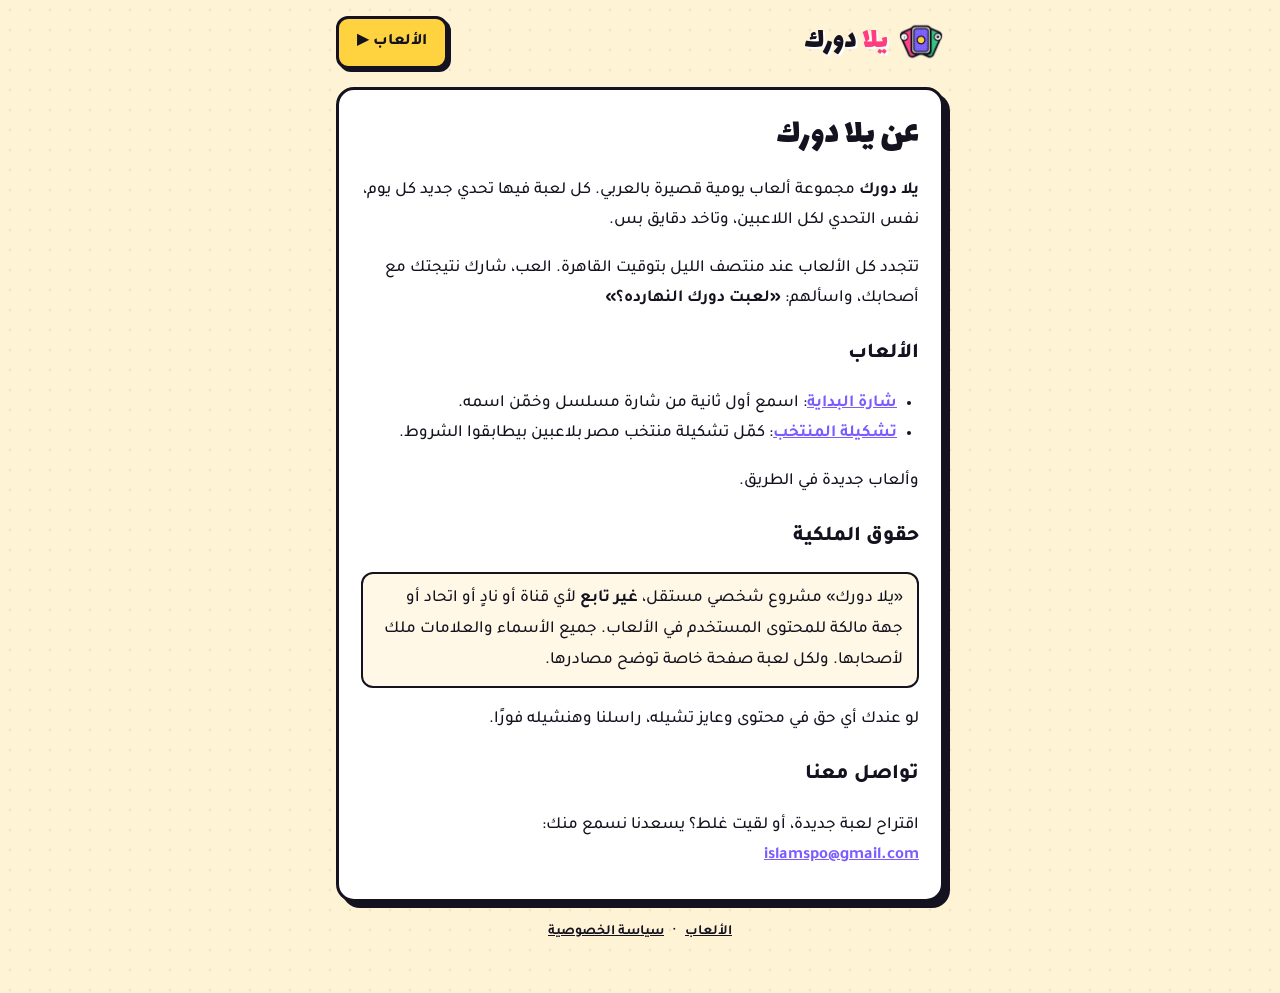
<file: about.html>
<!doctype html>
<html lang="ar" dir="rtl">
<head>
<meta charset="utf-8">
<meta name="viewport" content="width=device-width, initial-scale=1">
<link rel="icon" href="favicon.ico" sizes="any">
<link rel="icon" type="image/png" sizes="32x32" href="icons/favicon-32.png">
<link rel="apple-touch-icon" href="icons/apple-touch-icon.png">
<meta name="theme-color" content="#ffd23f">
<link rel="preconnect" href="https://fonts.googleapis.com">
<link rel="preconnect" href="https://fonts.gstatic.com" crossorigin>
<link href="https://fonts.googleapis.com/css2?family=Lalezar&family=Tajawal:wght@500;700;800&display=swap" rel="stylesheet">
<!-- No flash: keep the page hidden until its fonts are ready and the page is built (max 2.5 s) -->
<style>html.wait body{opacity:0}body{transition:opacity .15s}</style>
<script>
(function(){
  var d = document.documentElement; d.classList.add("wait");
  var shown = false; function show(){ if(!shown){ shown = true; d.classList.remove("wait"); } }
  setTimeout(show, 2500);                                    // never stay hidden if fonts are slow/blocked
  var fonts = (document.fonts && document.fonts.load)
    ? Promise.all(["400 1em Lalezar","500 1em Tajawal","700 1em Tajawal","800 1em Tajawal"]
        .map(function(f){ return document.fonts.load(f, "يلا دورك"); })).catch(function(){})
    : Promise.resolve();
  var built = new Promise(function(r){ document.readyState === "loading" ? document.addEventListener("DOMContentLoaded", r) : r(); });
  Promise.all([fonts, built]).then(function(){ requestAnimationFrame(show); }, show);
})();
</script>
<link rel="stylesheet" href="page.css">
<title>عن يلا دورك</title>
<meta name="description" content="يلا دورك: ألعاب يومية قصيرة بالعربي، كل يوم تحدي جديد.">
</head>
<body>
<div class="wrap">
  <div class="top">
    <a class="logo" href="./"><img src="icons/icon-192.png" alt=""><b><span>يلا</span> دورك</b></a>
    <a class="play" href="./">الألعاب ▶</a>
  </div>
  <div class="card">
    <h1>عن يلا دورك</h1>
    <p><b>يلا دورك</b> مجموعة ألعاب يومية قصيرة بالعربي. كل لعبة فيها تحدي جديد كل يوم، نفس التحدي لكل اللاعبين، وتاخد دقايق بس.</p>
    <p>تتجدد كل الألعاب عند منتصف الليل بتوقيت القاهرة. العب، شارك نتيجتك مع أصحابك، واسألهم: <b>«لعبت دورك النهارده؟»</b></p>

    <h2>الألعاب</h2>
    <ul>
      <li><a href="/sharatalbidaya/">شارة البداية</a>: اسمع أول ثانية من شارة مسلسل وخمّن اسمه.</li>
      <li><a href="/tashkila/">تشكيلة المنتخب</a>: كمّل تشكيلة منتخب مصر بلاعبين بيطابقوا الشروط.</li>
    </ul>
    <p>وألعاب جديدة في الطريق.</p>

    <h2>حقوق الملكية</h2>
    <p class="note">«يلا دورك» مشروع شخصي مستقل، <b>غير تابع</b> لأي قناة أو نادٍ أو اتحاد أو جهة مالكة للمحتوى المستخدم في الألعاب. جميع الأسماء والعلامات ملك لأصحابها. ولكل لعبة صفحة خاصة توضح مصادرها.</p>
    <p>لو عندك أي حق في محتوى وعايز تشيله، راسلنا وهنشيله فورًا.</p>

    <h2>تواصل معنا</h2>
    <p>اقتراح لعبة جديدة، أو لقيت غلط؟ يسعدنا نسمع منك:<br>
    <a href="mailto:islamspo@gmail.com">islamspo@gmail.com</a></p>
  </div>
  <footer><a href="./">الألعاب</a> · <a href="privacy.html">سياسة الخصوصية</a></footer>
</div>
</body>
</html>
</file>
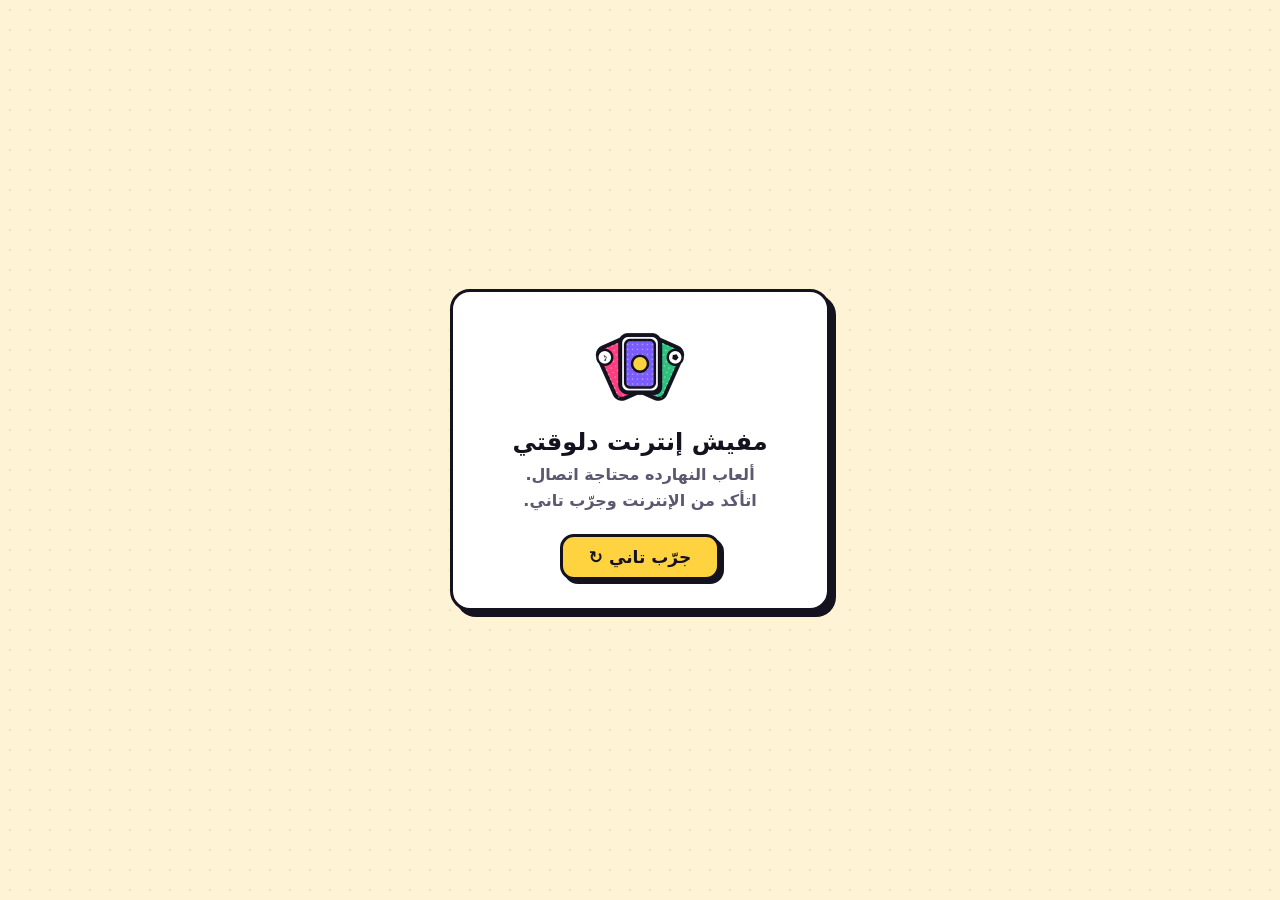
<file: offline.html>
<!doctype html>
<html lang="ar" dir="rtl">
<head>
<meta charset="utf-8">
<meta name="viewport" content="width=device-width, initial-scale=1, viewport-fit=cover">
<meta name="color-scheme" content="only light">
<meta name="robots" content="noindex">
<title>مفيش إنترنت — يلا دورك</title>
<style>
  /* self-contained: shown when there is no connection, so no fonts or other files */
  *{box-sizing:border-box}
  body{margin:0;min-height:100vh;display:grid;place-items:center;padding:16px;font-family:system-ui,"Segoe UI",Tahoma,sans-serif;color:#14121f;
    background:radial-gradient(circle,rgba(20,18,31,.07) 1.5px,transparent 1.6px) 0 0/20px 20px,#fff3d6}
  .card{background:#fff;border:3px solid #14121f;border-radius:20px;box-shadow:6px 6px 0 #14121f;padding:28px 22px;text-align:center;max-width:380px;width:100%}
  img{width:96px;height:96px}
  h1{font-size:24px;margin:8px 0 6px}
  p{margin:0 0 20px;font-weight:700;color:#5b5870;line-height:1.6}
  button{font:inherit;font-weight:800;font-size:17px;background:#ffd23f;color:#14121f;border:3px solid #14121f;border-radius:14px;
    padding:10px 26px;box-shadow:4px 4px 0 #14121f;cursor:pointer}
</style>
</head>
<body>
  <div class="card">
    <img src="/icons/icon-192.png" alt="">
    <h1>مفيش إنترنت دلوقتي</h1>
    <p>ألعاب النهارده محتاجة اتصال.<br>اتأكد من الإنترنت وجرّب تاني.</p>
    <button onclick="location.reload()">جرّب تاني ↻</button>
  </div>
</body>
</html>
</file>
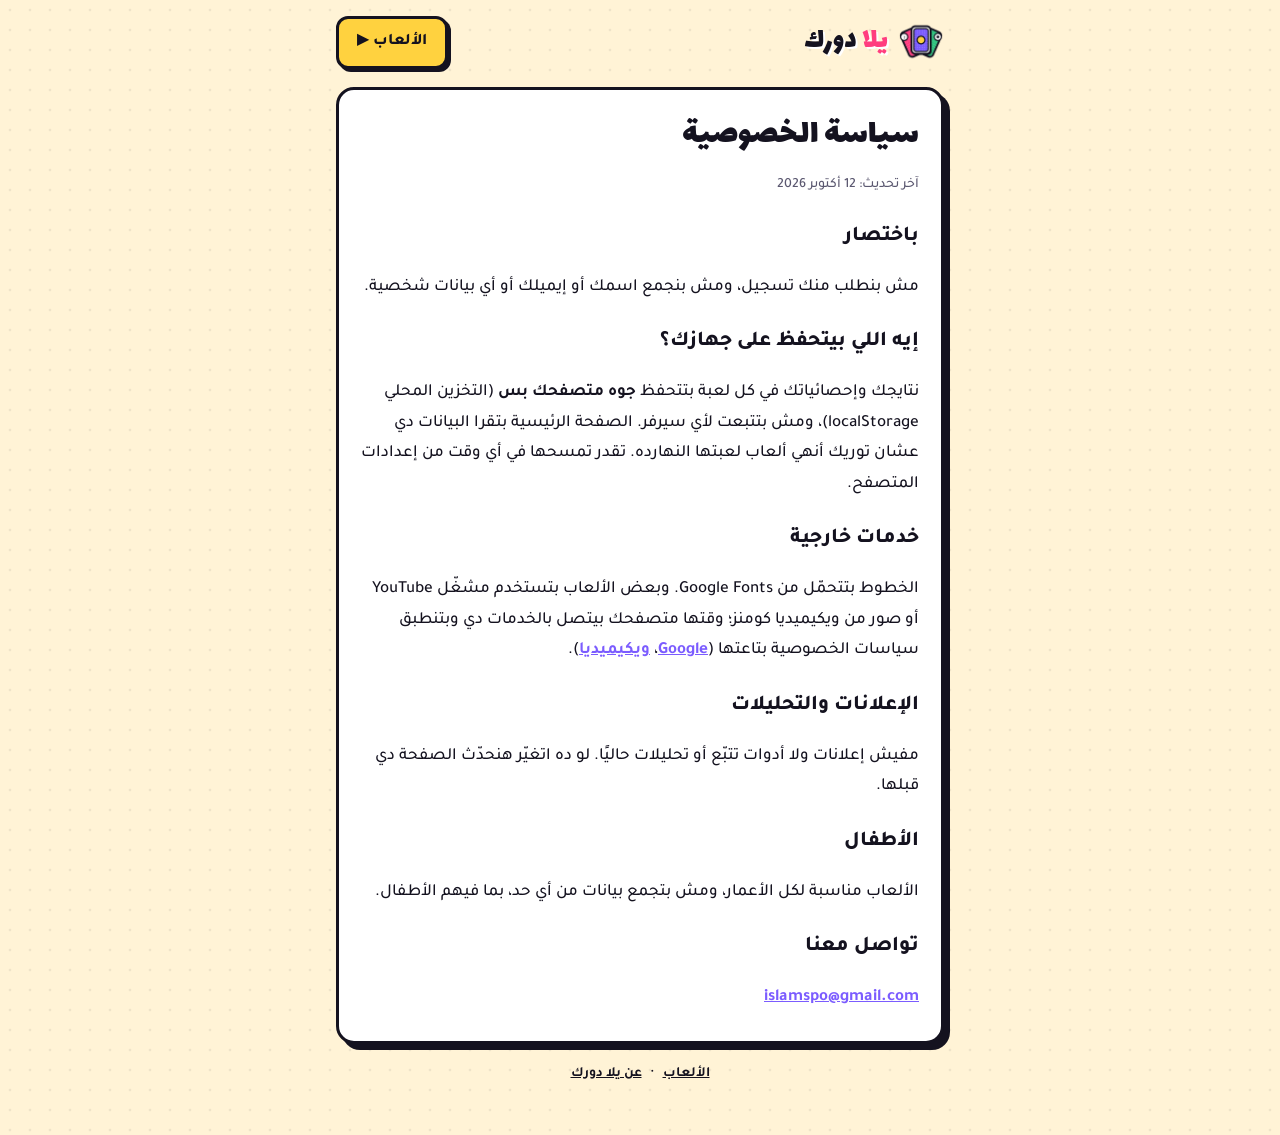
<file: privacy.html>
<!doctype html>
<html lang="ar" dir="rtl">
<head>
<meta charset="utf-8">
<meta name="viewport" content="width=device-width, initial-scale=1">
<link rel="icon" href="favicon.ico" sizes="any">
<link rel="icon" type="image/png" sizes="32x32" href="icons/favicon-32.png">
<link rel="apple-touch-icon" href="icons/apple-touch-icon.png">
<meta name="theme-color" content="#ffd23f">
<link rel="preconnect" href="https://fonts.googleapis.com">
<link rel="preconnect" href="https://fonts.gstatic.com" crossorigin>
<link href="https://fonts.googleapis.com/css2?family=Lalezar&family=Tajawal:wght@500;700;800&display=swap" rel="stylesheet">
<!-- No flash: keep the page hidden until its fonts are ready and the page is built (max 2.5 s) -->
<style>html.wait body{opacity:0}body{transition:opacity .15s}</style>
<script>
(function(){
  var d = document.documentElement; d.classList.add("wait");
  var shown = false; function show(){ if(!shown){ shown = true; d.classList.remove("wait"); } }
  setTimeout(show, 2500);                                    // never stay hidden if fonts are slow/blocked
  var fonts = (document.fonts && document.fonts.load)
    ? Promise.all(["400 1em Lalezar","500 1em Tajawal","700 1em Tajawal","800 1em Tajawal"]
        .map(function(f){ return document.fonts.load(f, "يلا دورك"); })).catch(function(){})
    : Promise.resolve();
  var built = new Promise(function(r){ document.readyState === "loading" ? document.addEventListener("DOMContentLoaded", r) : r(); });
  Promise.all([fonts, built]).then(function(){ requestAnimationFrame(show); }, show);
})();
</script>
<link rel="stylesheet" href="page.css">
<title>سياسة الخصوصية — يلا دورك</title>
<meta name="description" content="سياسة الخصوصية لموقع يلا دورك.">
</head>
<body>
<div class="wrap">
  <div class="top">
    <a class="logo" href="./"><img src="icons/icon-192.png" alt=""><b><span>يلا</span> دورك</b></a>
    <a class="play" href="./">الألعاب ▶</a>
  </div>
  <div class="card">
    <h1>سياسة الخصوصية</h1>
    <p class="muted">آخر تحديث: 12 أكتوبر 2026</p>

    <h2>باختصار</h2>
    <p>مش بنطلب منك تسجيل، ومش بنجمع اسمك أو إيميلك أو أي بيانات شخصية.</p>

    <h2>إيه اللي بيتحفظ على جهازك؟</h2>
    <p>نتايجك وإحصائياتك في كل لعبة بتتحفظ <b>جوه متصفحك بس</b> (التخزين المحلي localStorage)، ومش بتتبعت لأي سيرفر.
    الصفحة الرئيسية بتقرا البيانات دي عشان توريك أنهي ألعاب لعبتها النهارده. تقدر تمسحها في أي وقت من إعدادات المتصفح.</p>

    <h2>خدمات خارجية</h2>
    <p>الخطوط بتتحمّل من Google Fonts. وبعض الألعاب بتستخدم مشغّل YouTube أو صور من ويكيميديا كومنز؛ وقتها متصفحك بيتصل بالخدمات دي وبتنطبق سياسات الخصوصية بتاعتها
    (<a href="https://policies.google.com/privacy?hl=ar" target="_blank" rel="noopener">Google</a>،
    <a href="https://foundation.wikimedia.org/wiki/Policy:Privacy_policy" target="_blank" rel="noopener">ويكيميديا</a>).</p>

    <h2>الإعلانات والتحليلات</h2>
    <p>مفيش إعلانات ولا أدوات تتبّع أو تحليلات حاليًا. لو ده اتغيّر هنحدّث الصفحة دي قبلها.</p>

    <h2>الأطفال</h2>
    <p>الألعاب مناسبة لكل الأعمار، ومش بتجمع بيانات من أي حد، بما فيهم الأطفال.</p>

    <h2>تواصل معنا</h2>
    <p><a href="mailto:islamspo@gmail.com">islamspo@gmail.com</a></p>
  </div>
  <footer><a href="./">الألعاب</a> · <a href="about.html">عن يلا دورك</a></footer>
</div>
</body>
</html>
</file>
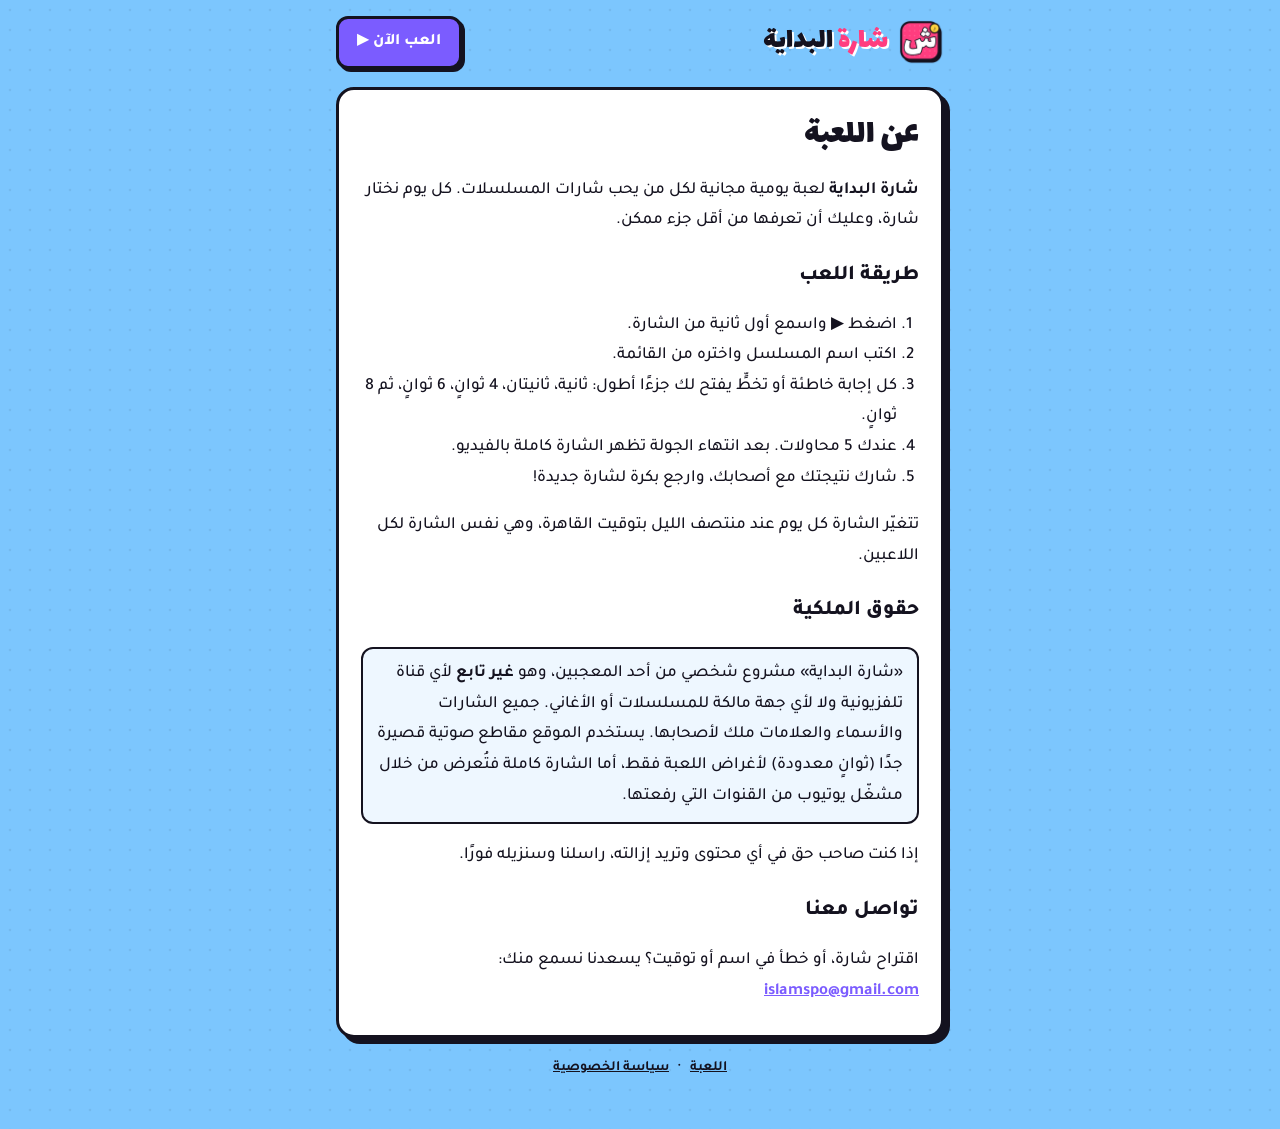
<file: sharatalbidaya/about.html>
<!doctype html>
<html lang="ar" dir="rtl">
<head>
<meta charset="utf-8">
<meta name="viewport" content="width=device-width, initial-scale=1">
<title>عن اللعبة — شارة البداية</title>
<meta name="description" content="شارة البداية لعبة يومية مجانية: اسمع أول ثانية من الشارة وخمّن اسم المسلسل.">
<link rel="icon" href="favicon.ico" sizes="any">
<link rel="icon" type="image/png" sizes="32x32" href="favicon-32.png">
<link rel="apple-touch-icon" href="apple-touch-icon.png">
<meta name="theme-color" content="#7cc6fe">
<link rel="preconnect" href="https://fonts.googleapis.com">
<link href="https://fonts.googleapis.com/css2?family=Lalezar&family=Tajawal:wght@500;700;800&display=swap" rel="stylesheet">
<link rel="stylesheet" href="page.css">
</head>
<body>
<div class="wrap">
  <div class="top">
    <a class="logo" href="./"><img src="icon-192.png" alt=""><b><span>شارة</span> البداية</b></a>
    <a class="play" href="./">العب الآن ▶</a>
  </div>

  <div class="card">
    <h1>عن اللعبة</h1>
    <p><b>شارة البداية</b> لعبة يومية مجانية لكل من يحب شارات المسلسلات. كل يوم نختار شارة، وعليك أن تعرفها من أقل جزء ممكن.</p>

    <h2>طريقة اللعب</h2>
    <ol>
      <li>اضغط ▶ واسمع أول ثانية من الشارة.</li>
      <li>اكتب اسم المسلسل واختره من القائمة.</li>
      <li>كل إجابة خاطئة أو تخطٍّ يفتح لك جزءًا أطول: ثانية، ثانيتان، 4 ثوانٍ، 6 ثوانٍ، ثم 8 ثوانٍ.</li>
      <li>عندك 5 محاولات. بعد انتهاء الجولة تظهر الشارة كاملة بالفيديو.</li>
      <li>شارك نتيجتك مع أصحابك، وارجع بكرة لشارة جديدة!</li>
    </ol>
    <p>تتغيّر الشارة كل يوم عند منتصف الليل بتوقيت القاهرة، وهي نفس الشارة لكل اللاعبين.</p>

    <h2>حقوق الملكية</h2>
    <p class="note">«شارة البداية» مشروع شخصي من أحد المعجبين، وهو <b>غير تابع</b> لأي قناة تلفزيونية ولا لأي جهة مالكة للمسلسلات أو الأغاني.
    جميع الشارات والأسماء والعلامات ملك لأصحابها. يستخدم الموقع مقاطع صوتية قصيرة جدًا (ثوانٍ معدودة) لأغراض اللعبة فقط، أما الشارة كاملة فتُعرض من خلال مشغّل يوتيوب من القنوات التي رفعتها.</p>
    <p>إذا كنت صاحب حق في أي محتوى وتريد إزالته، راسلنا وسنزيله فورًا.</p>

    <h2>تواصل معنا</h2>
    <p>اقتراح شارة، أو خطأ في اسم أو توقيت؟ يسعدنا نسمع منك:<br>
    <a href="mailto:islamspo@gmail.com">islamspo@gmail.com</a></p>
  </div>

  <footer><a href="./">اللعبة</a> · <a href="privacy.html">سياسة الخصوصية</a></footer>
</div>
</body>
</html>
</file>
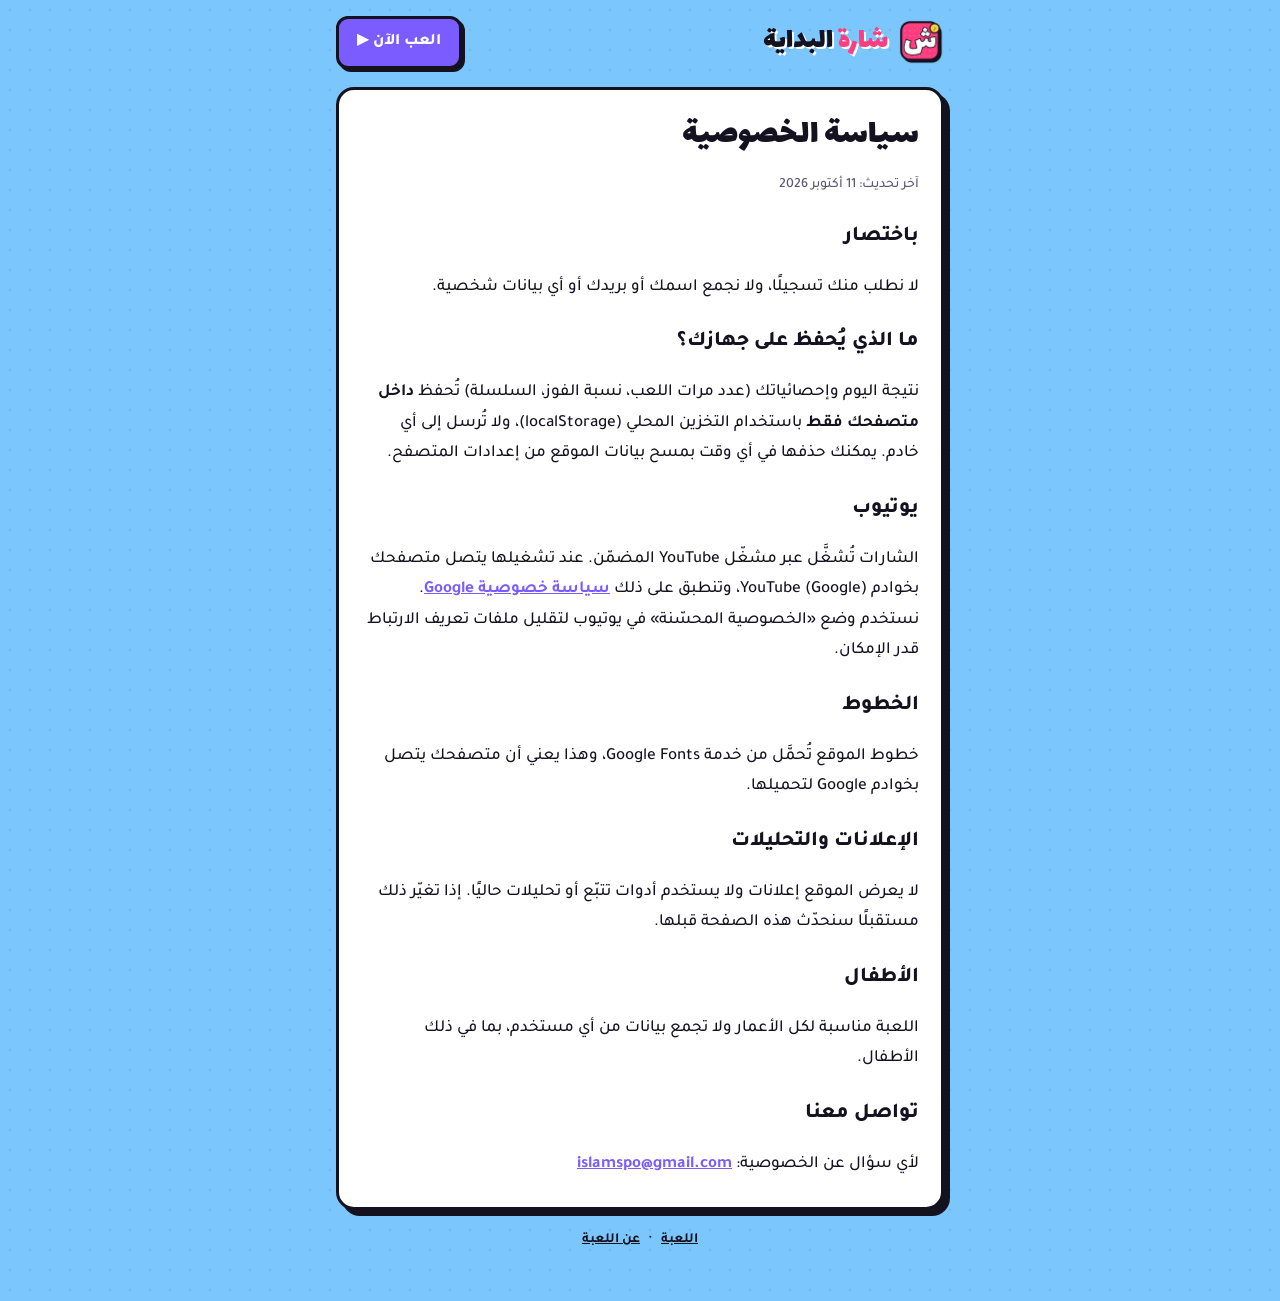
<file: sharatalbidaya/privacy.html>
<!doctype html>
<html lang="ar" dir="rtl">
<head>
<meta charset="utf-8">
<meta name="viewport" content="width=device-width, initial-scale=1">
<title>سياسة الخصوصية — شارة البداية</title>
<meta name="description" content="سياسة الخصوصية للعبة شارة البداية.">
<link rel="icon" href="favicon.ico" sizes="any">
<link rel="icon" type="image/png" sizes="32x32" href="favicon-32.png">
<link rel="apple-touch-icon" href="apple-touch-icon.png">
<meta name="theme-color" content="#7cc6fe">
<link rel="preconnect" href="https://fonts.googleapis.com">
<link href="https://fonts.googleapis.com/css2?family=Lalezar&family=Tajawal:wght@500;700;800&display=swap" rel="stylesheet">
<link rel="stylesheet" href="page.css">
</head>
<body>
<div class="wrap">
  <div class="top">
    <a class="logo" href="./"><img src="icon-192.png" alt=""><b><span>شارة</span> البداية</b></a>
    <a class="play" href="./">العب الآن ▶</a>
  </div>

  <div class="card">
    <h1>سياسة الخصوصية</h1>
    <p class="muted">آخر تحديث: 11 أكتوبر 2026</p>

    <h2>باختصار</h2>
    <p>لا نطلب منك تسجيلًا، ولا نجمع اسمك أو بريدك أو أي بيانات شخصية.</p>

    <h2>ما الذي يُحفظ على جهازك؟</h2>
    <p>نتيجة اليوم وإحصائياتك (عدد مرات اللعب، نسبة الفوز، السلسلة) تُحفظ <b>داخل متصفحك فقط</b> باستخدام التخزين المحلي (localStorage)، ولا تُرسل إلى أي خادم.
    يمكنك حذفها في أي وقت بمسح بيانات الموقع من إعدادات المتصفح.</p>

    <h2>يوتيوب</h2>
    <p>الشارات تُشغَّل عبر مشغّل YouTube المضمّن. عند تشغيلها يتصل متصفحك بخوادم YouTube (Google)، وتنطبق على ذلك
    <a href="https://policies.google.com/privacy?hl=ar" target="_blank" rel="noopener">سياسة خصوصية Google</a>.
    نستخدم وضع «الخصوصية المحسّنة» في يوتيوب لتقليل ملفات تعريف الارتباط قدر الإمكان.</p>

    <h2>الخطوط</h2>
    <p>خطوط الموقع تُحمَّل من خدمة Google Fonts، وهذا يعني أن متصفحك يتصل بخوادم Google لتحميلها.</p>

    <h2>الإعلانات والتحليلات</h2>
    <p>لا يعرض الموقع إعلانات ولا يستخدم أدوات تتبّع أو تحليلات حاليًا. إذا تغيّر ذلك مستقبلًا سنحدّث هذه الصفحة قبلها.</p>

    <h2>الأطفال</h2>
    <p>اللعبة مناسبة لكل الأعمار ولا تجمع بيانات من أي مستخدم، بما في ذلك الأطفال.</p>

    <h2>تواصل معنا</h2>
    <p>لأي سؤال عن الخصوصية: <a href="mailto:islamspo@gmail.com">islamspo@gmail.com</a></p>
  </div>

  <footer><a href="./">اللعبة</a> · <a href="about.html">عن اللعبة</a></footer>
</div>
</body>
</html>
</file>
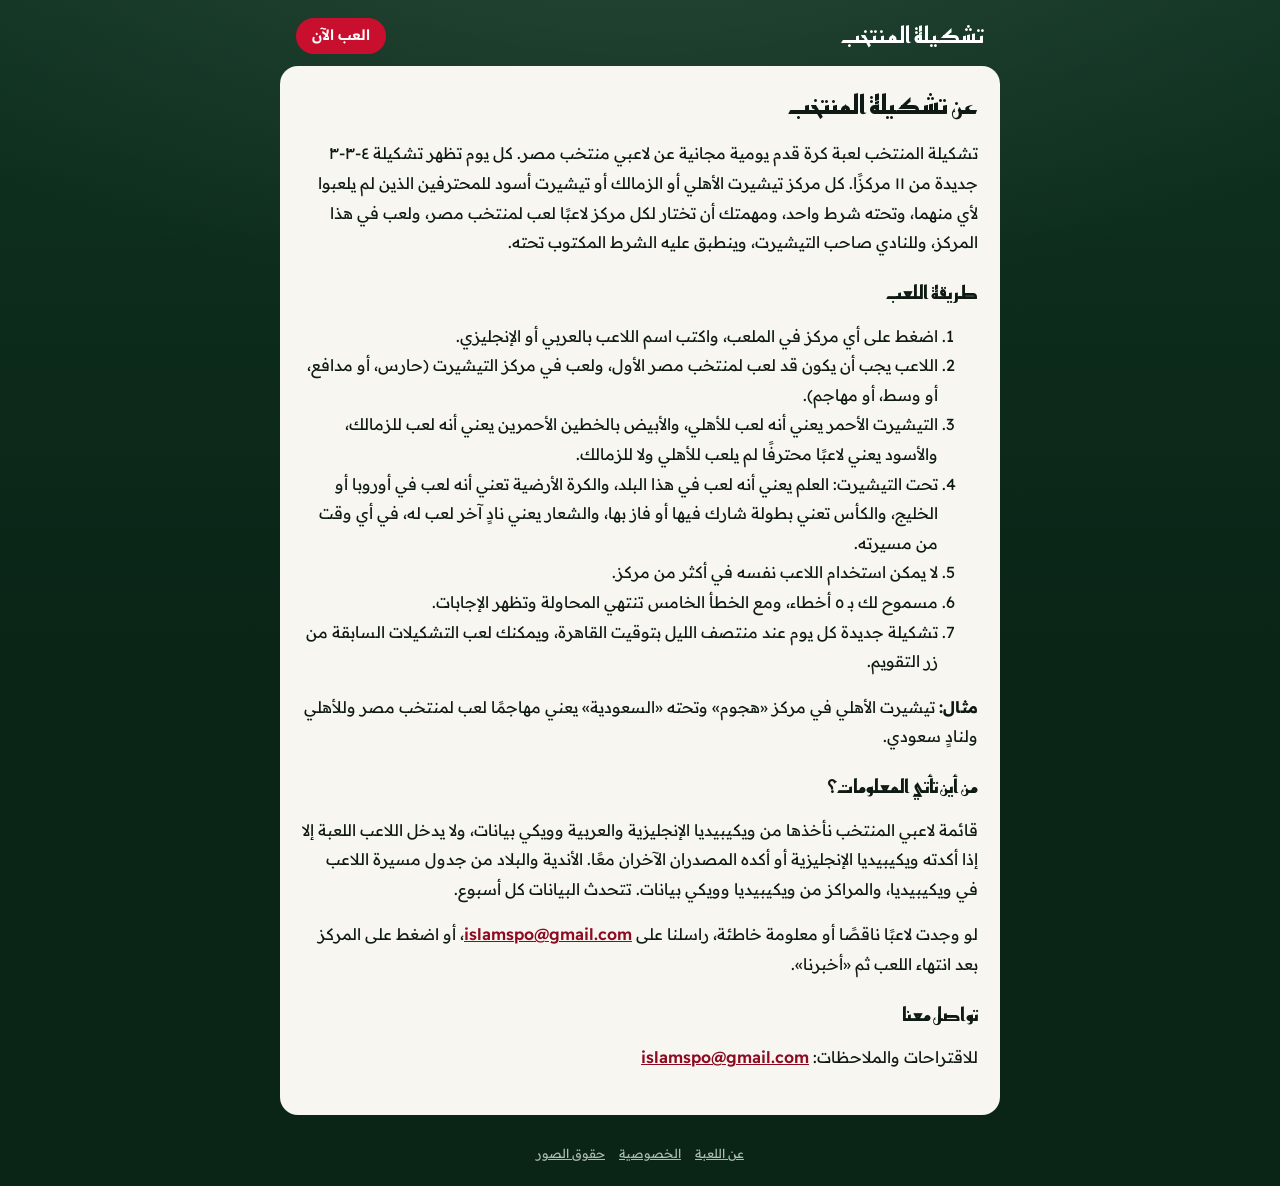
<file: tashkila/about.html>
<!doctype html>
<html lang="ar" dir="rtl">
<head>
<meta charset="utf-8">
<meta name="viewport" content="width=device-width, initial-scale=1, viewport-fit=cover">
<meta name="color-scheme" content="only light">
<meta name="darkreader-lock">
<title>عن اللعبة وطريقة اللعب — تشكيلة المنتخب</title>
<meta name="description" content="تشكيلة المنتخب لعبة يومية مجانية عن لاعبي منتخب مصر: هل تعرف من لعب للأهلي أو الزمالك وفي أوروبا أو الخليج؟">
<meta name="theme-color" content="#0F3220">
<link rel="manifest" href="/site.webmanifest"><!-- installs the whole «يلا دورك» app -->
<link rel="icon" href="icons/xi-192.png">
<link rel="preconnect" href="https://fonts.googleapis.com">
<link rel="preconnect" href="https://fonts.gstatic.com" crossorigin>
<link href="https://fonts.googleapis.com/css2?family=Readex+Pro:wght@400;500;600;700&family=Reem+Kufi:wght@600;700&display=swap" rel="stylesheet">
<link rel="stylesheet" href="xi.css?v=6">
</head>
<body>
<header class="doc-top">
  <a href="./">تشكيلة المنتخب</a>
  <a class="play" href="./">العب الآن</a>
</header>
<main class="doc">
<h1>عن تشكيلة المنتخب</h1>
<p>تشكيلة المنتخب لعبة كرة قدم يومية مجانية عن لاعبي منتخب مصر. كل يوم تظهر تشكيلة ٤-٣-٣ جديدة من ١١ مركزًا. كل مركز تيشيرت الأهلي أو الزمالك أو تيشيرت أسود للمحترفين الذين لم يلعبوا لأي منهما، وتحته شرط واحد، ومهمتك أن تختار لكل مركز لاعبًا لعب لمنتخب مصر، ولعب في هذا المركز، وللنادي صاحب التيشيرت، وينطبق عليه الشرط المكتوب تحته.</p>

<h2>طريقة اللعب</h2>
<ol>
  <li>اضغط على أي مركز في الملعب، واكتب اسم اللاعب بالعربي أو الإنجليزي.</li>
  <li>اللاعب يجب أن يكون قد لعب لمنتخب مصر الأول، ولعب في مركز التيشيرت (حارس، أو مدافع، أو وسط، أو مهاجم).</li>
  <li>التيشيرت الأحمر يعني أنه لعب للأهلي، والأبيض بالخطين الأحمرين يعني أنه لعب للزمالك، والأسود يعني لاعبًا محترفًا لم يلعب للأهلي ولا للزمالك.</li>
  <li>تحت التيشيرت: العلم يعني أنه لعب في هذا البلد، والكرة الأرضية تعني أنه لعب في أوروبا أو الخليج، والكأس تعني بطولة شارك فيها أو فاز بها، والشعار يعني نادٍ آخر لعب له، في أي وقت من مسيرته.</li>
  <li>لا يمكن استخدام اللاعب نفسه في أكثر من مركز.</li>
  <li>مسموح لك بـ ٥ أخطاء، ومع الخطأ الخامس تنتهي المحاولة وتظهر الإجابات.</li>
  <li>تشكيلة جديدة كل يوم عند منتصف الليل بتوقيت القاهرة، ويمكنك لعب التشكيلات السابقة من زر التقويم.</li>
</ol>
<p><b>مثال:</b> تيشيرت الأهلي في مركز «هجوم» وتحته «السعودية» يعني مهاجمًا لعب لمنتخب مصر وللأهلي ولنادٍ سعودي.</p>

<h2>من أين تأتي المعلومات؟</h2>
<p>قائمة لاعبي المنتخب نأخذها من ويكيبيديا الإنجليزية والعربية وويكي بيانات، ولا يدخل اللاعب اللعبة إلا إذا أكدته ويكيبيديا الإنجليزية أو أكده المصدران الآخران معًا. الأندية والبلاد من جدول مسيرة اللاعب في ويكيبيديا، والمراكز من ويكيبيديا وويكي بيانات. تتحدث البيانات كل أسبوع.</p>
<p>لو وجدت لاعبًا ناقصًا أو معلومة خاطئة، راسلنا على <a href="mailto:islamspo@gmail.com">islamspo@gmail.com</a>، أو اضغط على المركز بعد انتهاء اللعب ثم «أخبرنا».</p>

<h2>تواصل معنا</h2>
<p>للاقتراحات والملاحظات: <a href="mailto:islamspo@gmail.com">islamspo@gmail.com</a></p>
</main>
<footer class="foot"><nav><a href="about.html">عن اللعبة</a><a href="privacy.html">الخصوصية</a><a href="credits.html">حقوق الصور</a></nav></footer>
</body>
</html>
</file>
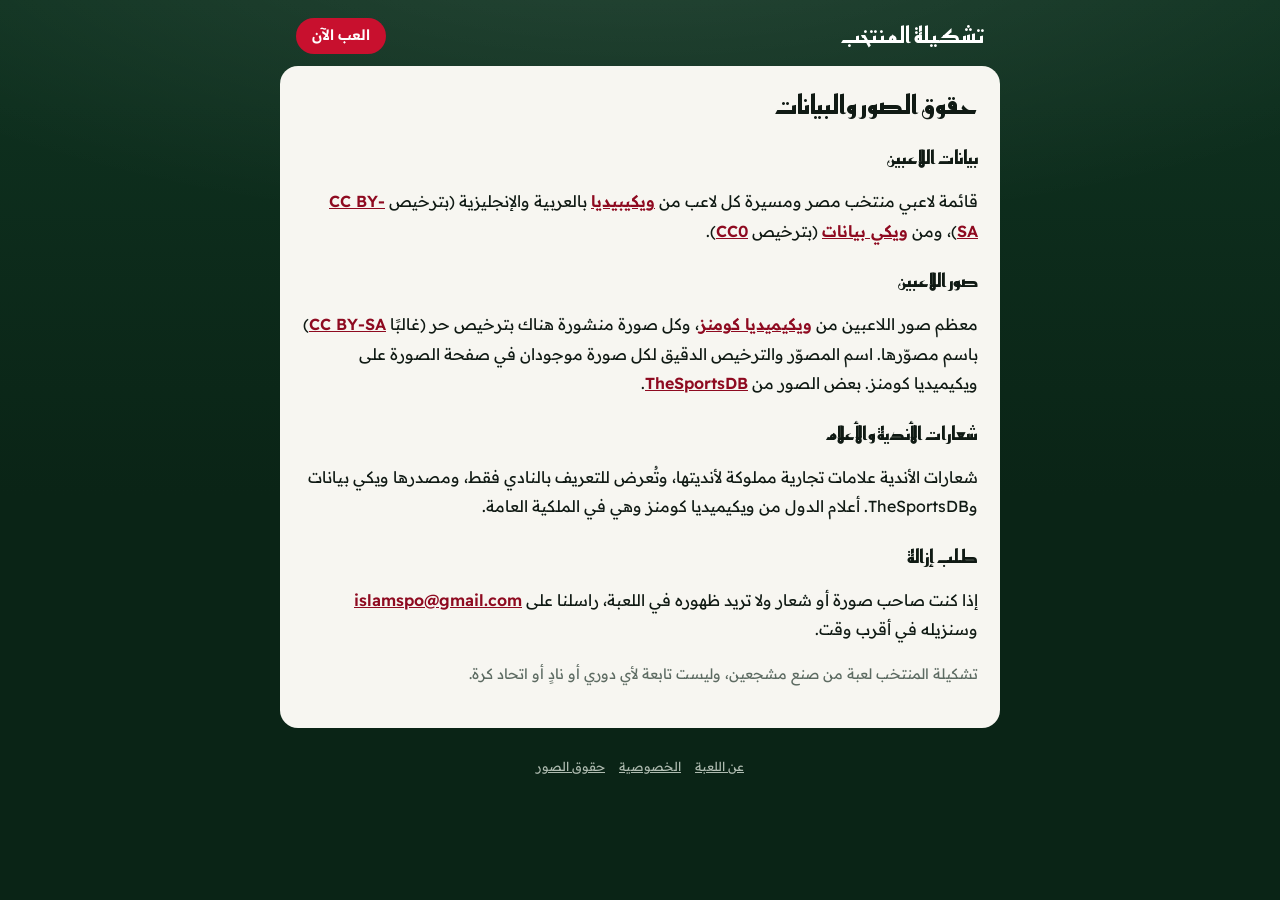
<file: tashkila/credits.html>
<!doctype html>
<html lang="ar" dir="rtl">
<head>
<meta charset="utf-8">
<meta name="viewport" content="width=device-width, initial-scale=1, viewport-fit=cover">
<meta name="color-scheme" content="only light">
<meta name="darkreader-lock">
<title>حقوق الصور والبيانات — تشكيلة المنتخب</title>
<meta name="description" content="مصادر البيانات والصور المستخدمة في تشكيلة المنتخب.">
<meta name="theme-color" content="#0F3220">
<link rel="manifest" href="/site.webmanifest"><!-- installs the whole «يلا دورك» app -->
<link rel="icon" href="icons/xi-192.png">
<link rel="preconnect" href="https://fonts.googleapis.com">
<link rel="preconnect" href="https://fonts.gstatic.com" crossorigin>
<link href="https://fonts.googleapis.com/css2?family=Readex+Pro:wght@400;500;600;700&family=Reem+Kufi:wght@600;700&display=swap" rel="stylesheet">
<link rel="stylesheet" href="xi.css?v=6">
</head>
<body>
<header class="doc-top">
  <a href="./">تشكيلة المنتخب</a>
  <a class="play" href="./">العب الآن</a>
</header>
<main class="doc">
<h1>حقوق الصور والبيانات</h1>

<h2>بيانات اللاعبين</h2>
<p>قائمة لاعبي منتخب مصر ومسيرة كل لاعب من <a href="https://ar.wikipedia.org" target="_blank" rel="noopener">ويكيبيديا</a> بالعربية والإنجليزية (بترخيص <a href="https://creativecommons.org/licenses/by-sa/4.0/deed.ar" target="_blank" rel="noopener">CC BY-SA</a>)، ومن <a href="https://www.wikidata.org" target="_blank" rel="noopener">ويكي بيانات</a> (بترخيص <a href="https://creativecommons.org/publicdomain/zero/1.0/deed.ar" target="_blank" rel="noopener">CC0</a>).</p>

<h2>صور اللاعبين</h2>
<p>معظم صور اللاعبين من <a href="https://commons.wikimedia.org" target="_blank" rel="noopener">ويكيميديا كومنز</a>، وكل صورة منشورة هناك بترخيص حر (غالبًا <a href="https://creativecommons.org/licenses/by-sa/4.0/deed.ar" target="_blank" rel="noopener">CC BY-SA</a>) باسم مصوّرها. اسم المصوّر والترخيص الدقيق لكل صورة موجودان في صفحة الصورة على ويكيميديا كومنز. بعض الصور من <a href="https://www.thesportsdb.com" target="_blank" rel="noopener">TheSportsDB</a>.</p>

<h2>شعارات الأندية والأعلام</h2>
<p>شعارات الأندية علامات تجارية مملوكة لأنديتها، وتُعرض للتعريف بالنادي فقط، ومصدرها ويكي بيانات وTheSportsDB. أعلام الدول من ويكيميديا كومنز وهي في الملكية العامة.</p>

<h2>طلب إزالة</h2>
<p>إذا كنت صاحب صورة أو شعار ولا تريد ظهوره في اللعبة، راسلنا على <a href="mailto:islamspo@gmail.com">islamspo@gmail.com</a> وسنزيله في أقرب وقت.</p>

<p class="muted">تشكيلة المنتخب لعبة من صنع مشجعين، وليست تابعة لأي دوري أو نادٍ أو اتحاد كرة.</p>
</main>
<footer class="foot"><nav><a href="about.html">عن اللعبة</a><a href="privacy.html">الخصوصية</a><a href="credits.html">حقوق الصور</a></nav></footer>
</body>
</html>
</file>
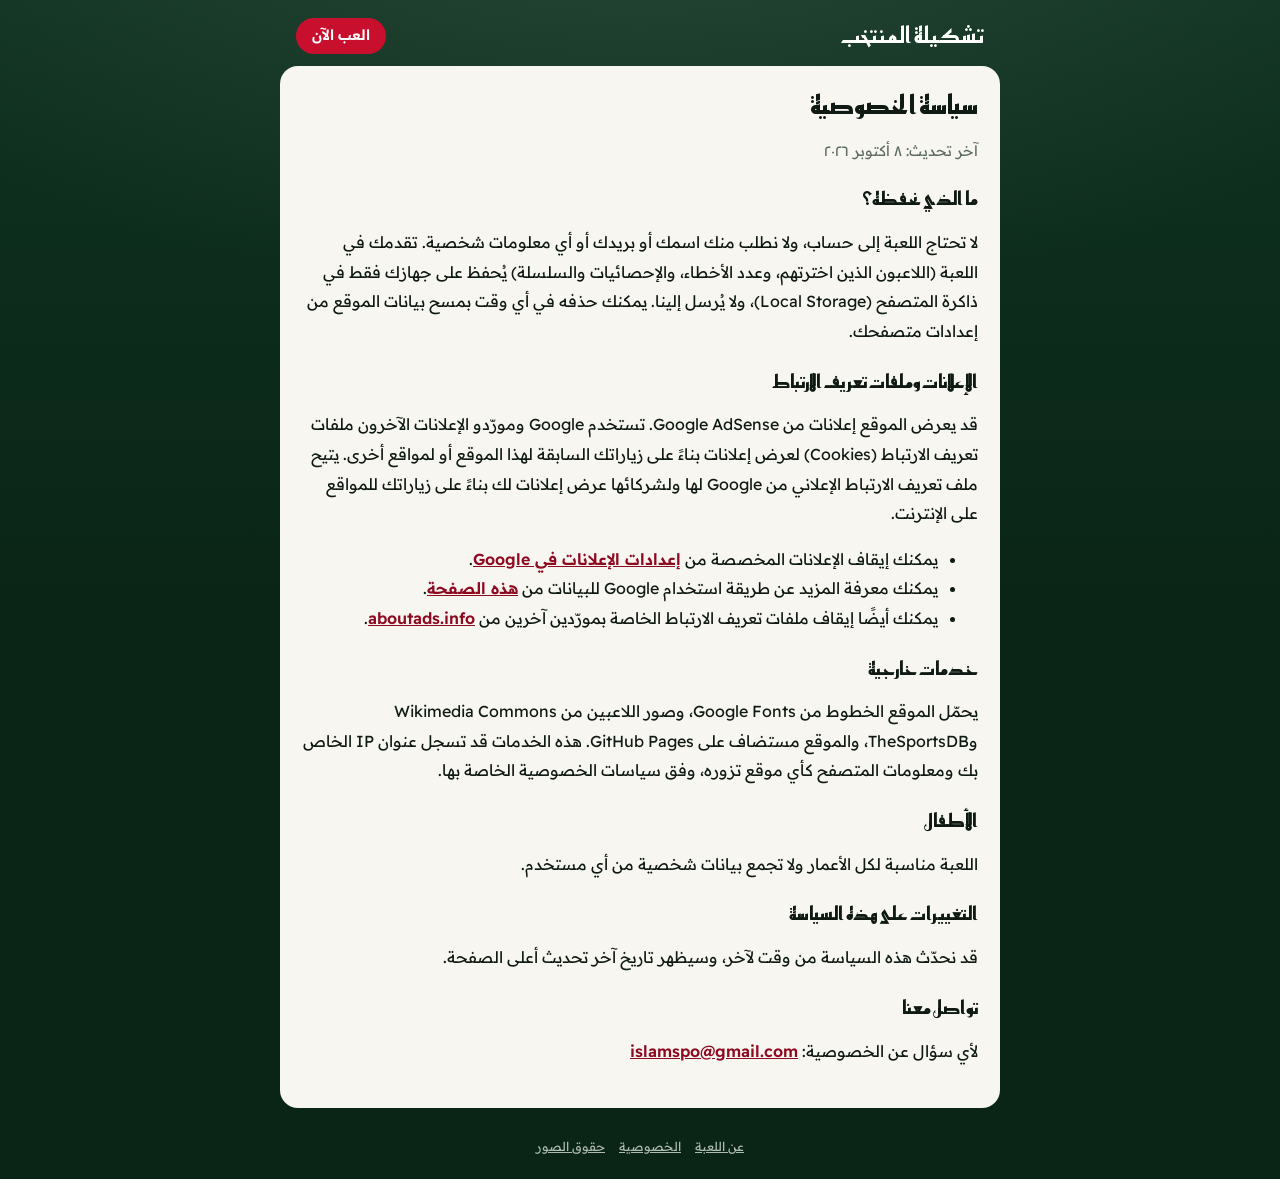
<file: tashkila/privacy.html>
<!doctype html>
<html lang="ar" dir="rtl">
<head>
<meta charset="utf-8">
<meta name="viewport" content="width=device-width, initial-scale=1, viewport-fit=cover">
<meta name="color-scheme" content="only light">
<meta name="darkreader-lock">
<title>سياسة الخصوصية — تشكيلة المنتخب</title>
<meta name="description" content="سياسة الخصوصية في تشكيلة المنتخب.">
<meta name="theme-color" content="#0F3220">
<link rel="manifest" href="/site.webmanifest"><!-- installs the whole «يلا دورك» app -->
<link rel="icon" href="icons/xi-192.png">
<link rel="preconnect" href="https://fonts.googleapis.com">
<link rel="preconnect" href="https://fonts.gstatic.com" crossorigin>
<link href="https://fonts.googleapis.com/css2?family=Readex+Pro:wght@400;500;600;700&family=Reem+Kufi:wght@600;700&display=swap" rel="stylesheet">
<link rel="stylesheet" href="xi.css?v=6">
</head>
<body>
<header class="doc-top">
  <a href="./">تشكيلة المنتخب</a>
  <a class="play" href="./">العب الآن</a>
</header>
<main class="doc">
<h1>سياسة الخصوصية</h1>
<p class="muted">آخر تحديث: ٨ أكتوبر ٢٠٢٦</p>

<h2>ما الذي نحفظه؟</h2>
<p>لا تحتاج اللعبة إلى حساب، ولا نطلب منك اسمك أو بريدك أو أي معلومات شخصية. تقدمك في اللعبة (اللاعبون الذين اخترتهم، وعدد الأخطاء، والإحصائيات والسلسلة) يُحفظ على جهازك فقط في ذاكرة المتصفح (Local Storage)، ولا يُرسل إلينا. يمكنك حذفه في أي وقت بمسح بيانات الموقع من إعدادات متصفحك.</p>

<h2>الإعلانات وملفات تعريف الارتباط</h2>
<p>قد يعرض الموقع إعلانات من Google AdSense. تستخدم Google ومورّدو الإعلانات الآخرون ملفات تعريف الارتباط (Cookies) لعرض إعلانات بناءً على زياراتك السابقة لهذا الموقع أو لمواقع أخرى. يتيح ملف تعريف الارتباط الإعلاني من Google لها ولشركائها عرض إعلانات لك بناءً على زياراتك للمواقع على الإنترنت.</p>
<ul>
  <li>يمكنك إيقاف الإعلانات المخصصة من <a href="https://adssettings.google.com" target="_blank" rel="noopener">إعدادات الإعلانات في Google</a>.</li>
  <li>يمكنك معرفة المزيد عن طريقة استخدام Google للبيانات من <a href="https://policies.google.com/technologies/partner-sites" target="_blank" rel="noopener">هذه الصفحة</a>.</li>
  <li>يمكنك أيضًا إيقاف ملفات تعريف الارتباط الخاصة بمورّدين آخرين من <a href="https://www.aboutads.info/choices" target="_blank" rel="noopener">aboutads.info</a>.</li>
</ul>

<h2>خدمات خارجية</h2>
<p>يحمّل الموقع الخطوط من Google Fonts، وصور اللاعبين من Wikimedia Commons وTheSportsDB، والموقع مستضاف على GitHub Pages. هذه الخدمات قد تسجل عنوان IP الخاص بك ومعلومات المتصفح كأي موقع تزوره، وفق سياسات الخصوصية الخاصة بها.</p>

<h2>الأطفال</h2>
<p>اللعبة مناسبة لكل الأعمار ولا تجمع بيانات شخصية من أي مستخدم.</p>

<h2>التغييرات على هذه السياسة</h2>
<p>قد نحدّث هذه السياسة من وقت لآخر، وسيظهر تاريخ آخر تحديث أعلى الصفحة.</p>

<h2>تواصل معنا</h2>
<p>لأي سؤال عن الخصوصية: <a href="mailto:islamspo@gmail.com">islamspo@gmail.com</a></p>
</main>
<footer class="foot"><nav><a href="about.html">عن اللعبة</a><a href="privacy.html">الخصوصية</a><a href="credits.html">حقوق الصور</a></nav></footer>
</body>
</html>
</file>
<file: page.css>
/* Style for the info pages (about, privacy) */
:root{--bg:#fff3d6;--ink:#14121f;--paper:#fff;--soft:#fff8e6;--muted:#5b5870;--pink:#ff3d7f;--sun:#ffd23f;--b:3px}
*{box-sizing:border-box}
html,body{margin:0}
body{font-family:"Tajawal",system-ui,sans-serif;color:var(--ink);min-height:100vh;line-height:1.8;
  background:radial-gradient(circle,rgba(20,18,31,.07) 1.5px,transparent 1.6px) 0 0/20px 20px,var(--bg)}
.wrap{max-width:640px;margin:0 auto;padding:16px 16px 48px}
.top{display:flex;align-items:center;justify-content:space-between;gap:12px;margin-bottom:18px}
.logo{display:flex;align-items:center;gap:10px;text-decoration:none;color:var(--ink)}
.logo img{width:46px;height:46px}
.logo b{font-family:"Lalezar",sans-serif;font-weight:400;font-size:30px;line-height:1;text-shadow:2px 2px 0 #fff}
.logo b span{color:var(--pink)}
.play{background:var(--sun);color:var(--ink);text-decoration:none;font-weight:800;padding:9px 18px;border-radius:12px;
  border:var(--b) solid var(--ink);box-shadow:3px 3px 0 var(--ink);white-space:nowrap}
.card{background:var(--paper);border:var(--b) solid var(--ink);border-radius:18px;box-shadow:6px 6px 0 var(--ink);padding:22px 22px 10px;margin-bottom:18px}
h1{font-family:"Lalezar",sans-serif;font-weight:400;font-size:36px;margin:0 0 6px;line-height:1.3}
h2{font-size:21px;font-weight:800;margin:20px 0 4px}
p,li{font-size:17px;font-weight:500}
ul,ol{padding-inline-start:22px}
a{color:#7b5cff;font-weight:700}
.muted{color:var(--muted);font-size:14px}
.note{background:var(--soft);border:2px solid var(--ink);border-radius:12px;padding:10px 14px}
footer{text-align:center;font-size:14px;font-weight:700}
footer a{color:var(--ink);margin:0 6px}
</file>
<file: sharatalbidaya/page.css>
/* Shared style for the info pages (about, privacy) — matches the game */
:root{
  --bg:#7cc6fe; --ink:#14121f; --paper:#fff; --soft:#eef7ff; --muted:#5b5870;
  --accent:#ff3d7f; --accent2:#7b5cff; --sun:#ffd23f; --b:3px;
}
*{box-sizing:border-box}
html,body{margin:0}
body{
  font-family:"Tajawal",system-ui,sans-serif; color:var(--ink); min-height:100vh; line-height:1.8;
  background:radial-gradient(circle,rgba(20,18,31,.07) 1.5px,transparent 1.6px) 0 0/20px 20px,var(--bg);
}
.wrap{max-width:640px;margin:0 auto;padding:16px 16px 48px}
.top{display:flex;align-items:center;justify-content:space-between;gap:12px;margin-bottom:18px}
.logo{display:flex;align-items:center;gap:10px;text-decoration:none;color:var(--ink)}
.logo img{width:46px;height:46px}
.logo b{font-family:"Lalezar",sans-serif;font-weight:400;font-size:30px;line-height:1;text-shadow:2px 2px 0 #fff}
.logo b span{color:var(--accent)}
.play{background:var(--accent2);color:#fff;text-decoration:none;font-weight:800;padding:9px 18px;border-radius:12px;
  border:var(--b) solid var(--ink);box-shadow:3px 3px 0 var(--ink);white-space:nowrap}
.play:active{transform:translate(2px,2px);box-shadow:1px 1px 0 var(--ink)}
.card{background:var(--paper);border:var(--b) solid var(--ink);border-radius:18px;box-shadow:6px 6px 0 var(--ink);padding:22px 22px 10px;margin-bottom:18px}
h1{font-family:"Lalezar",sans-serif;font-weight:400;font-size:36px;margin:0 0 6px;line-height:1.3}
h2{font-size:21px;font-weight:800;margin:20px 0 4px}
h2:first-child{margin-top:0}
p,li{font-size:17px;font-weight:500}
ul,ol{padding-inline-start:22px}
a{color:var(--accent2);font-weight:700}
.muted{color:var(--muted);font-size:14px}
.note{background:var(--soft);border:2px solid var(--ink);border-radius:12px;padding:10px 14px}
footer{text-align:center;font-size:14px;font-weight:700;color:var(--ink)}
footer a{color:var(--ink);margin:0 6px}
</file>
<file: tashkila/xi.css>
/* «تشكيلة المنتخب» — a floodlit match-night pitch in Egypt's colours. */
:root {
  --stand: #0A2416;          /* page: the dark of the stands */
  --stand-2: #0F3220;
  --grass-a: #1B6B3B;        /* mowing stripes */
  --grass-b: #176034;
  --chalk: #EEF5EC;          /* pitch lines and text on grass */
  --chalk-soft: rgba(238, 245, 236, .72);
  --red: #C8102E;            /* Egypt shirt */
  --red-deep: #8E0A20;
  --gold: #E2B444;           /* the eagle; goalkeeper shirt */
  --ink: #101A14;            /* text on light surfaces */
  --sheet: #F7F6F1;          /* modal sheets */
  --sheet-line: #E1DED3;
  --soft: #5D6B62;
  --ok: #2E9E5B;
  --display: "Reem Kufi", "Readex Pro", system-ui, sans-serif;
  --text: "Readex Pro", system-ui, sans-serif;
  color-scheme: only light;
}

* { box-sizing: border-box; }
html { -webkit-text-size-adjust: 100%; }
body {
  margin: 0;
  min-height: 100vh;
  background:
    radial-gradient(120% 60% at 50% -10%, rgba(255, 255, 255, .10), transparent 60%),
    linear-gradient(180deg, var(--stand-2), var(--stand) 55%);
  background-color: var(--stand);
  color: var(--chalk);
  font-family: var(--text);
  font-size: 16px;
  line-height: 1.5;
}
button, input { font: inherit; color: inherit; }
button { cursor: pointer; }
:focus-visible { outline: 3px solid var(--gold); outline-offset: 2px; }
img { display: block; }

/* ------------------------------------------------------------ header */
.top {
  max-width: 520px;
  margin: 0 auto;
  padding: max(12px, env(safe-area-inset-top)) 16px 0;
  display: grid;
  grid-template-columns: 84px 1fr 84px;
  align-items: start;
}
.top .side { display: flex; gap: 6px; }
.top .side.end { justify-content: flex-end; }
.icon-btn {
  width: 38px; height: 38px;
  display: grid; place-items: center;
  border-radius: 50%;
  border: 1.5px solid rgba(238, 245, 236, .28);
  background: transparent;
  color: var(--chalk);
}
.icon-btn svg { width: 19px; height: 19px; }
.icon-btn:hover { border-color: var(--chalk); }
.brand { text-align: center; }
.top { grid-template-columns: 1fr auto 1fr; }
.team {
  display: inline-flex; align-items: center; gap: 7px;
  font-size: .82rem; font-weight: 600; color: var(--gold);
}
.team .flag-eg { width: 22px; height: 15px; border-radius: 2px; box-shadow: 0 0 0 1px rgba(0, 0, 0, .25); }
.brand h1 {
  margin: 2px 0 0;
  font-family: var(--display);
  font-weight: 700;
  font-size: 2.05rem;
  line-height: 1.25;
  letter-spacing: 0;
  color: #fff;
}
.edition { margin: 0; font-size: .8rem; color: var(--chalk-soft); }

/* ------------------------------------------------------------ score strip */
.strip {
  max-width: 520px;
  margin: 12px auto 10px;
  padding: 0 16px;
  display: flex; align-items: center; justify-content: space-between; gap: 12px;
  font-size: .86rem;
}
.cards { display: flex; align-items: center; gap: 8px; }
.cards .lbl { color: var(--chalk-soft); }
.card-row { display: flex; gap: 4px; direction: ltr; }
.card {
  width: 13px; height: 18px; border-radius: 2.5px;
  border: 1.5px solid rgba(238, 245, 236, .45); background: rgba(238, 245, 236, .1);
  transition: background .25s, border-color .25s, transform .25s;
}
.card.used { background: var(--red); border-color: var(--red); transform: rotate(-8deg); }
.count { font-weight: 500; color: var(--chalk-soft); }
.count b { font-weight: 700; color: #fff; }

/* ------------------------------------------------------------ pitch */
.pitch-wrap { max-width: 520px; margin: 0 auto; padding: 0 10px; }
.pitch {
  position: relative;
  height: calc(var(--rows, 4) * 132px + 16px);
  border-radius: 18px;
  overflow: hidden;
  background: repeating-linear-gradient(180deg, var(--grass-a) 0 8.333%, var(--grass-b) 8.333% 16.666%);
  box-shadow: 0 18px 40px rgba(0, 0, 0, .45), inset 0 0 0 1px rgba(255, 255, 255, .06);
}
.pitch::after {           /* floodlight falloff */
  content: ""; position: absolute; inset: 0; pointer-events: none;
  background: radial-gradient(90% 70% at 50% 45%, transparent 55%, rgba(0, 0, 0, .28));
}
.lines { position: absolute; inset: 0; width: 100%; height: 100%; }
.lines * { fill: none; stroke: rgba(238, 245, 236, .55); stroke-width: 1.6; vector-effect: non-scaling-stroke; }
.lines .dot { fill: rgba(238, 245, 236, .55); stroke: none; }

.plan {
  position: absolute; top: 9px; inset-inline-end: 12px; z-index: 2;
  padding: 2px 9px; border-radius: 999px;
  font-size: .7rem; font-weight: 600; color: var(--chalk);
  background: rgba(6, 26, 14, .55);
}
.formation {
  position: absolute; inset: 0;
  display: grid;
  padding: 14px 2px 6px;
  z-index: 1;
}
.line { display: flex; justify-content: space-evenly; align-items: center; }
.line.n4, .line.n5 { justify-content: space-between; padding: 0 2px; }

.spot {
  width: 25%;
  max-width: 120px;
  display: flex; flex-direction: column; align-items: center;
  padding: 0 2px;
  background: none; border: 0; color: inherit; text-align: center;
  -webkit-tap-highlight-color: transparent;
}
.spot:disabled { cursor: default; }
.shirt { position: relative; width: 50px; height: 46px; }
.shirt svg { width: 100%; height: 100%; overflow: visible; }
.shirt .body { fill: rgba(238, 245, 236, .13); stroke: rgba(238, 245, 236, .75); stroke-width: 1.3; }
.shirt .trim { fill: none; stroke: rgba(238, 245, 236, .75); stroke-width: 1.3; }
.shirt .pos {
  position: absolute; inset: 20px 0 auto; text-align: center;
  font-size: .6rem; font-weight: 600; line-height: 1; color: var(--chalk);
}
.spot:not(:disabled):hover .shirt .body { fill: rgba(238, 245, 236, .16); }
.spot.active .shirt .body { fill: rgba(226, 180, 68, .32); stroke: var(--gold); }

.spot.filled .shirt .body { fill: var(--red); stroke: #fff; stroke-width: 1.3; stroke-dasharray: none; }
.spot.filled.gk .shirt .body { fill: var(--gold); stroke: #fff; }
.spot.filled .shirt .trim { stroke: #fff; stroke-width: 1.6; fill: none; }
.spot.filled .shirt .pos, .spot.missed .shirt .pos { display: none; }
.face {
  position: absolute; left: 50%; top: 13px; transform: translateX(-50%);
  width: 26px; height: 26px; border-radius: 50%;
  object-fit: cover; object-position: 50% 20%;
  background: #fff; box-shadow: 0 0 0 2px #fff;
}
.face.ini {
  display: grid; place-items: center;
  font-family: var(--display); font-weight: 700; font-size: .8rem; color: var(--red-deep);
}
.spot.missed .shirt .body { fill: rgba(238, 245, 236, .16); stroke: rgba(238, 245, 236, .55); stroke-dasharray: none; }
.spot.missed .face { filter: grayscale(1); opacity: .75; }

.name {
  margin-top: 2px;
  max-width: 100%;
  font-size: .72rem; font-weight: 700; line-height: 1.3;
  color: #fff;
  text-shadow: 0 1px 2px rgba(0, 0, 0, .5);
  overflow: hidden; text-overflow: ellipsis; white-space: nowrap;
}
.spot.missed .name { color: var(--chalk-soft); font-weight: 500; }

.conds {
  margin-top: 3px;
  max-width: 100%;
  display: grid; gap: 2px;
  padding: 4px 4px;
  border-radius: 7px;
  background: rgba(6, 26, 14, .55);
  box-shadow: inset 0 0 0 1px rgba(238, 245, 236, .12);
}
.cond {
  display: flex; align-items: center; gap: 4px;
  min-height: 16px;
  font-size: .64rem; line-height: 1.2; font-weight: 500;
  text-align: start;
  color: var(--chalk);
}
.cond > span { display: -webkit-box; -webkit-line-clamp: 2; -webkit-box-orient: vertical; overflow: hidden; }
.ico { flex: 0 0 auto; width: 15px; height: 15px; display: grid; place-items: center; }
.ico img { width: 15px; height: 15px; object-fit: contain; }
.ico img.flag { height: 11px; width: 15px; object-fit: cover; border-radius: 2px; }
.ico svg { width: 14px; height: 14px; color: var(--gold); }
.ico .shield {
  width: 13px; height: 15px; border-radius: 3px 3px 7px 7px;
  font-size: .5rem; font-weight: 700; line-height: 15px; color: #fff; text-align: center;
}
.spot.filled .conds { background: rgba(6, 26, 14, .35); }

.spot.shake { animation: shake .4s; }
@keyframes shake { 20%, 60% { transform: translateX(-5px); } 40%, 80% { transform: translateX(5px); } }
.spot.pop .shirt { animation: pop .35s ease-out; }
@keyframes pop { 0% { transform: scale(.7); } 70% { transform: scale(1.12); } 100% { transform: scale(1); } }

/* ------------------------------------------------------------ actions */
.actions {
  max-width: 520px; margin: 14px auto 0; padding: 0 16px;
  display: flex; gap: 10px; justify-content: center; flex-wrap: wrap;
}
.btn {
  min-height: 44px; padding: 0 20px;
  border-radius: 999px;
  border: 1.5px solid rgba(238, 245, 236, .4);
  background: transparent; color: var(--chalk);
  font-weight: 600;
}
.btn.primary { background: var(--red); border-color: var(--red); color: #fff; }
.btn.primary:hover { background: #D91636; }
.btn.warn { border-color: var(--gold); color: var(--gold); }
.result {
  max-width: 520px; margin: 14px auto 0; padding: 0 16px; text-align: center;
}
.result h2 { margin: 0; font-size: 1.35rem; font-weight: 700; color: #fff; }
.result p { margin: 2px 0 0; color: var(--chalk-soft); font-size: .9rem; }
.next { font-variant-numeric: tabular-nums; }

.foot {
  max-width: 520px; margin: 26px auto 0; padding: 0 16px max(22px, env(safe-area-inset-bottom));
  text-align: center; font-size: .78rem; color: var(--chalk-soft);
}
.foot a { color: var(--chalk-soft); }
.foot nav { display: flex; gap: 14px; justify-content: center; margin-top: 6px; }
/* links back to «يلا دورك» (the site's home page with all the games) */
.foot .home {
  display: inline-block; margin-bottom: 10px; padding: 5px 14px; border-radius: 999px;
  border: 1.5px solid rgba(238, 245, 236, .35); color: var(--chalk); text-decoration: none; font-weight: 600; font-size: .85rem;
}
.result .more {
  display: inline-block; margin-top: 10px; padding: 7px 16px; border-radius: 999px;
  background: var(--gold); color: var(--ink); text-decoration: none; font-weight: 700; font-size: .9rem;
}

/* install «يلا دورك» as an app */
.install {
  max-width: 488px; margin: 18px auto 0; padding: 12px 14px;
  display: flex; align-items: center; gap: 12px;
  border-radius: 16px; border: 1.5px solid rgba(226, 180, 68, .55);
  background: rgba(226, 180, 68, .10);
}
.install[hidden] { display: none; }
@media (max-width: 520px) { .install { margin-inline: 16px; } }
.install img { width: 44px; height: 44px; flex: none; }
.install .t { flex: 1; font-weight: 700; font-size: .95rem; line-height: 1.45; color: #fff; }
.install .t small { display: block; font-weight: 500; font-size: .8rem; color: var(--chalk-soft); }
.install .go {
  flex: none; min-height: 40px; padding: 0 16px; border-radius: 999px; border: 0;
  background: var(--gold); color: var(--ink); font-weight: 700;
}
.install .x { flex: none; width: 30px; height: 30px; padding: 4px; border: 0; background: none; color: var(--chalk-soft); }
.install .x svg { width: 100%; height: 100%; }
.isteps { margin: 12px 0 4px; padding-inline-start: 22px; }
.isteps li { margin-bottom: 8px; }

/* ------------------------------------------------------------ sheets (search, help, stats...) */
.modal {
  position: fixed; inset: 0; z-index: 20;
  display: flex; align-items: flex-end; justify-content: center;
  background: rgba(3, 14, 8, .62);
}
.modal[hidden] { display: none; }
.sheet {
  width: 100%; max-width: 520px; max-height: 88vh;
  overflow: auto;
  background: var(--sheet); color: var(--ink);
  border-radius: 20px 20px 0 0;
  padding: 18px 18px max(18px, env(safe-area-inset-bottom));
  animation: up .22s ease-out;
}
@media (min-width: 600px) {
  .modal { align-items: center; }
  .sheet { border-radius: 20px; }
}
@keyframes up { from { transform: translateY(30px); opacity: 0; } to { transform: none; opacity: 1; } }
.sheet-head { display: flex; align-items: flex-start; justify-content: space-between; gap: 12px; }
.sheet h2 { margin: 0; font-size: 1.25rem; font-weight: 700; line-height: 1.4; }
.close {
  flex: 0 0 auto; width: 36px; height: 36px; border-radius: 50%;
  border: 1.5px solid var(--sheet-line); background: #fff; color: var(--ink);
  display: grid; place-items: center;
}
.close svg { width: 16px; height: 16px; }
.sheet p, .sheet li { line-height: 1.75; }
.sheet ul { padding-inline-start: 20px; margin: 10px 0; }
.sheet a { color: var(--red-deep); font-weight: 600; }

.ask { margin: 10px 0 12px; display: grid; gap: 6px; }
.ask .row { display: flex; align-items: center; gap: 9px; font-weight: 600; }
.ask .ico, .ask .ico img, .ask .ico svg { width: 22px; height: 22px; }
.ask .ico img.flag { width: 24px; height: 16px; }
.ask .ico .shield { width: 19px; height: 22px; font-size: .62rem; line-height: 22px; }
.ask .pos-row { color: var(--soft); font-weight: 500; font-size: .9rem; }
.search {
  width: 100%; height: 48px; padding: 0 14px;
  border-radius: 12px; border: 2px solid var(--sheet-line); background: #fff;
  font-size: 1rem;
}
.search:focus { border-color: var(--red); outline: none; }
.results { list-style: none; margin: 8px 0 0; padding: 0; min-height: 120px; }
.results li.none { padding: 14px 4px; color: var(--soft); font-size: .92rem; }
.results button {
  width: 100%; display: flex; align-items: center; gap: 10px;
  padding: 8px 6px; border: 0; border-radius: 10px; background: none; text-align: start;
}
.results button:hover, .results button.active { background: #ECE9DF; }
.results button:disabled { opacity: .45; cursor: default; }
.pic {
  width: 40px; height: 40px; flex: 0 0 auto; border-radius: 50%;
  object-fit: cover; object-position: 50% 20%; background: #DDD8CB;
}
.pic.ini { display: grid; place-items: center; font-weight: 700; color: var(--soft); }
.who { display: grid; }
.who-name { font-weight: 600; }
.who-sub { font-size: .8rem; color: var(--soft); }
.msg { min-height: 22px; margin-top: 8px; font-size: .9rem; font-weight: 600; color: var(--red-deep); }

.answers { list-style: none; padding: 0; margin: 10px 0 0; display: grid; gap: 2px; }
.answers li { display: flex; align-items: center; gap: 10px; padding: 6px 4px; border-radius: 10px; }
.answers li.mine { background: #FBE5E8; }

.stats-grid { display: grid; grid-template-columns: repeat(4, 1fr); gap: 8px; margin: 14px 0; text-align: center; }
.stats-grid b { display: block; font-size: 1.6rem; font-weight: 700; line-height: 1.3; }
.stats-grid span { font-size: .78rem; color: var(--soft); }
.archive { list-style: none; padding: 0; margin: 10px 0 0; display: grid; gap: 6px; }
.archive a {
  display: flex; justify-content: space-between; align-items: center;
  padding: 10px 12px; border-radius: 12px; background: #fff; border: 1.5px solid var(--sheet-line);
  color: var(--ink); text-decoration: none; font-weight: 500;
}
.archive .st { font-size: .82rem; color: var(--soft); }
.toast {
  position: fixed; left: 50%; bottom: 24px; transform: translateX(-50%);
  z-index: 40; padding: 10px 18px; border-radius: 999px;
  background: #fff; color: var(--ink); font-weight: 600; box-shadow: 0 8px 24px rgba(0, 0, 0, .3);
}
.loading { text-align: center; padding: 80px 16px; color: var(--chalk-soft); }

@media (max-width: 380px) {
  .brand h1 { font-size: 1.8rem; }
  .top { padding-inline: 12px; }
  .icon-btn { width: 35px; height: 35px; }
}
@media (prefers-reduced-motion: reduce) {
  *, *::before, *::after { animation: none !important; transition: none !important; }
}

/* ------------------------------------------------------------ text pages (about, privacy, credits) */
.doc-top { max-width: 720px; margin: 0 auto; padding: 18px 16px 12px; display: flex; justify-content: space-between; align-items: center; }
.doc-top a { color: #fff; text-decoration: none; font-family: var(--display); font-size: 1.4rem; font-weight: 700; }
.doc-top .play { font-family: var(--text); font-size: .9rem; font-weight: 600; padding: 7px 16px; border-radius: 999px; background: var(--red); }
.doc {
  max-width: 720px; margin: 0 auto 30px; padding: 22px 22px 26px;
  background: var(--sheet); color: var(--ink); border-radius: 18px;
}
.doc h1 { font-family: var(--display); font-size: 1.6rem; line-height: 1.4; margin: 0 0 6px; }
.doc h2 { font-family: var(--display); font-size: 1.15rem; line-height: 1.4; margin: 22px 0 6px; }
.doc p, .doc li { line-height: 1.85; }
.doc a { color: var(--red-deep); font-weight: 600; }
.doc .muted { color: var(--soft); font-size: .9rem; }
@media (max-width: 600px) { .doc { margin-inline: 10px; padding: 18px 16px 22px; } }

/* ------------------------------------------------------------ sizes: big enough to read at a glance on a phone */
.pitch-wrap { padding: 0 6px; }
.pitch { height: auto; aspect-ratio: 74 / 111; }   /* a real pitch: 68 m x 105 m, plus a margin */
.lines { width: 100%; height: 100%; }
.formation { padding: 2.5% 0 1%; grid-template-rows: 1fr 1fr 1fr .86fr !important; }
.line.n4, .line.n5 { padding: 0; }
.spot { width: 25%; max-width: 132px; padding: 0 2px; }
.line.n1 .spot, .line.n2 .spot, .line.n3 .spot { width: 32%; }
.line.n5 .spot { width: 20%; padding: 0 1px; }
.shirt { width: 66px; height: 61px; }
.shirt .pos { inset-block-start: 27px; font-size: .74rem; }
.face { width: 38px; height: 38px; top: 16px; box-shadow: 0 0 0 2.5px #fff; }
.face.ini { font-size: 1rem; }
.name { font-size: .92rem; margin-top: 3px; }
.conds { width: 100%; margin-top: 4px; padding: 6px 5px; gap: 4px; border-radius: 9px; }
.cond { font-size: .8rem; line-height: 1.25; gap: 5px; min-height: 22px; font-weight: 600; }
.ico, .ico img { width: 21px; height: 21px; }
.ico img.flag { width: 22px; height: 15px; }
.ico svg { width: 19px; height: 19px; }
.ico .shield { width: 18px; height: 21px; font-size: .66rem; line-height: 21px; }
.plan { font-size: .8rem; padding: 3px 11px; }
.pic { width: 48px; height: 48px; }

.line.n5 .shirt { width: 56px; height: 52px; }
.line.n5 .shirt .pos { inset-block-start: 23px; font-size: .66rem; }
.line.n5 .face { width: 32px; height: 32px; top: 14px; }
.line.n5 .name { font-size: .8rem; }
.line.n5 .conds { padding: 5px 3px; gap: 3px; }
.line.n5 .cond { font-size: .68rem; gap: 3px; }
.line.n5 .ico, .line.n5 .ico img { width: 17px; height: 17px; }
.line.n5 .ico img.flag { width: 18px; height: 12px; }
.line.n5 .ico svg { width: 16px; height: 16px; }
.line.n5 .ico .shield { width: 15px; height: 17px; line-height: 17px; font-size: .58rem; }

@media (max-width: 380px) {
  .cond { font-size: .74rem; }
  .line.n5 .cond { font-size: .63rem; }
  .shirt { width: 60px; height: 56px; }
  .face { width: 34px; height: 34px; top: 15px; }
}

/* fit the 4 lines inside a real-sized pitch */
.shirt { width: 56px; height: 52px; }
.shirt .pos { inset-block-start: 23px; font-size: .7rem; }
.face { width: 33px; height: 33px; top: 14px; }
.name { margin-top: 1px; font-size: .88rem; }
.conds { margin-top: 2px; padding: 4px 4px; gap: 2px; }
.cond { min-height: 20px; line-height: 1.2; }
@media (max-width: 380px) {
  .shirt { width: 50px; height: 47px; }
  .face { width: 29px; height: 29px; top: 13px; }
  .shirt .pos { inset-block-start: 21px; }
  .cond { font-size: .72rem; }
  .ico, .ico img { width: 18px; height: 18px; }
  .ico img.flag { width: 19px; height: 13px; }
}
@media (max-width: 340px) {
  .shirt { width: 44px; height: 41px; }
  .shirt .pos { inset-block-start: 18px; font-size: .62rem; }
  .face { width: 25px; height: 25px; top: 11px; }
  .name { font-size: .76rem; }
  .conds { padding: 3px; }
  .cond { font-size: .66rem; min-height: 17px; gap: 3px; }
  .ico, .ico img { width: 15px; height: 15px; }
  .ico img.flag { width: 16px; height: 11px; }
}

/* ------------------------------------------------------------ club shirts (Al Ahly / Zamalek) with one condition */
.spot .shirt { width: 74px; height: 70px; filter: drop-shadow(0 3px 4px rgba(0, 0, 0, .35)); }
.spot .shirt svg { width: 100%; height: 100%; }
.spot .shirt .pos {
  inset: auto 0 15px; font-size: .78rem; font-weight: 700; line-height: 1;
}
.spot.ahly .shirt .pos { color: rgba(255, 255, 255, .92); }
.spot.zam .shirt .pos { color: #9E0B22; }
.spot:not(.filled):not(.missed) .shirt { opacity: .93; }
.spot.active .shirt, .spot:not(:disabled):hover .shirt { filter: drop-shadow(0 0 7px rgba(226, 180, 68, .95)); }
.spot.missed .shirt { opacity: .5; }
.spot.filled .shirt .pos, .spot.missed .shirt .pos { display: none; }
.tick {
  position: absolute; inset: auto 0 12px; margin: 0 auto;
  width: 24px; height: 24px; border-radius: 50%;
  display: grid; place-items: center;
  font-size: .85rem; font-weight: 700; line-height: 1;
  background: var(--gold); color: #3A2A00; box-shadow: 0 1px 3px rgba(0, 0, 0, .35);
}
.spot .name {
  margin-top: 2px; padding: 1px 8px; border-radius: 999px;
  background: #fff; color: var(--ink); text-shadow: none;
  font-size: .82rem; font-weight: 700; max-width: 100%;
}
.spot.missed .name { background: rgba(238, 245, 236, .2); color: var(--chalk); font-weight: 600; }
.spot > .cond {
  margin-top: 4px; max-width: 100%;
  padding: 4px 7px; border-radius: 9px;
  background: rgba(6, 26, 14, .62);
  box-shadow: inset 0 0 0 1px rgba(238, 245, 236, .14);
  font-size: .82rem; font-weight: 600; min-height: 0;
}
.spot.filled > .cond, .spot.missed > .cond { opacity: .8; }
@media (max-width: 380px) {
  .spot .shirt { width: 66px; height: 62px; }
  .spot > .cond { font-size: .76rem; padding: 3px 5px; }
}
@media (max-width: 340px) {
  .spot .shirt { width: 56px; height: 53px; }
  .spot .shirt .pos { font-size: .66rem; inset-block-end: 11px; }
  .spot > .cond { font-size: .68rem; }
  .spot .name { font-size: .72rem; padding: 1px 6px; }
}
.spot .crest {
  position: absolute; top: 24%; inset-inline-start: 22%;   /* the left chest, as worn */
  width: 17%; height: auto; aspect-ratio: 1; object-fit: contain;
}
.spot.missed .shirt { opacity: .72; }
.spot .shirt .pos { inset-block-end: 13px; }
.spot .shirt { height: 72px; }
.spot .crest { top: 25%; inset-inline-start: 23%; width: 15%; }
@media (max-width: 340px) {
  .spot .shirt { width: 52px; height: 51px; }
  .spot .name { font-size: .7rem; margin-top: 0; }
  .spot > .cond { margin-top: 2px; padding: 2px 5px; }
}

/* Egypt's colours under the title */
.tri { display: flex; justify-content: center; gap: 0; margin: 4px auto 6px; width: 120px; height: 6px; border-radius: 3px; overflow: hidden;
  box-shadow: 0 0 0 1px rgba(0, 0, 0, .25); }
.tri i { flex: 1; }
.tri i:nth-child(1) { background: #CE1126; }
.tri i:nth-child(2) { background: #fff; }
.tri i:nth-child(3) { background: #000; }
.brand h1 { margin-top: 0; }
.top { align-items: center; }
.brand h1 { font-size: 1.95rem; white-space: nowrap; }
@media (max-width: 420px) { .brand h1 { font-size: 1.6rem; } .top .side { gap: 4px; } }
@media (max-width: 350px) { .brand h1 { font-size: 1.35rem; } .icon-btn { width: 32px; height: 32px; } }

/* the black "pro" shirt: played abroad, never for Al Ahly or Zamalek */
.spot.pro .shirt .pos { color: var(--gold); display: flex; flex-direction: column; align-items: center; gap: 1px; inset-block-end: 9px; }
.spot.pro .shirt .pos small { font-size: .6rem; font-weight: 600; }
.spot.pro.filled .shirt .pos, .spot.pro.missed .shirt .pos { display: none; }
.spot { min-width: 0; flex: 0 0 auto; }
.spot .name, .spot > .cond { max-width: 100%; overflow: hidden; }
.formation { grid-template-columns: minmax(0, 1fr); } .line { min-width: 0; }

/* ------------------------------------------------------------ clearer names and answers */
/* names are never cut: a long name wraps onto a second line */
.spot .name {
  white-space: normal; text-overflow: clip; overflow: visible;
  line-height: 1.25; padding: 2px 7px; border-radius: 10px;
  text-wrap: balance;
}
/* revealed answers: solid dark label with white text (was see-through) */
.spot.missed .name {
  background: rgba(6, 26, 14, .88); color: #fff; font-weight: 700;
  box-shadow: inset 0 0 0 1.5px rgba(226, 180, 68, .75);
}
.spot.missed .shirt { opacity: .9; }
.spot.filled > .cond, .spot.missed > .cond { opacity: 1; }
.spot > .cond { background: rgba(6, 26, 14, .78); color: #fff; }
/* keep the outer players and their labels off the pitch edge */
.line.n4, .line.n5 { padding: 0 1.5%; }
.line.n4 .spot { width: 24%; }
.line.n5 .spot { width: 19.4%; }
</file>
